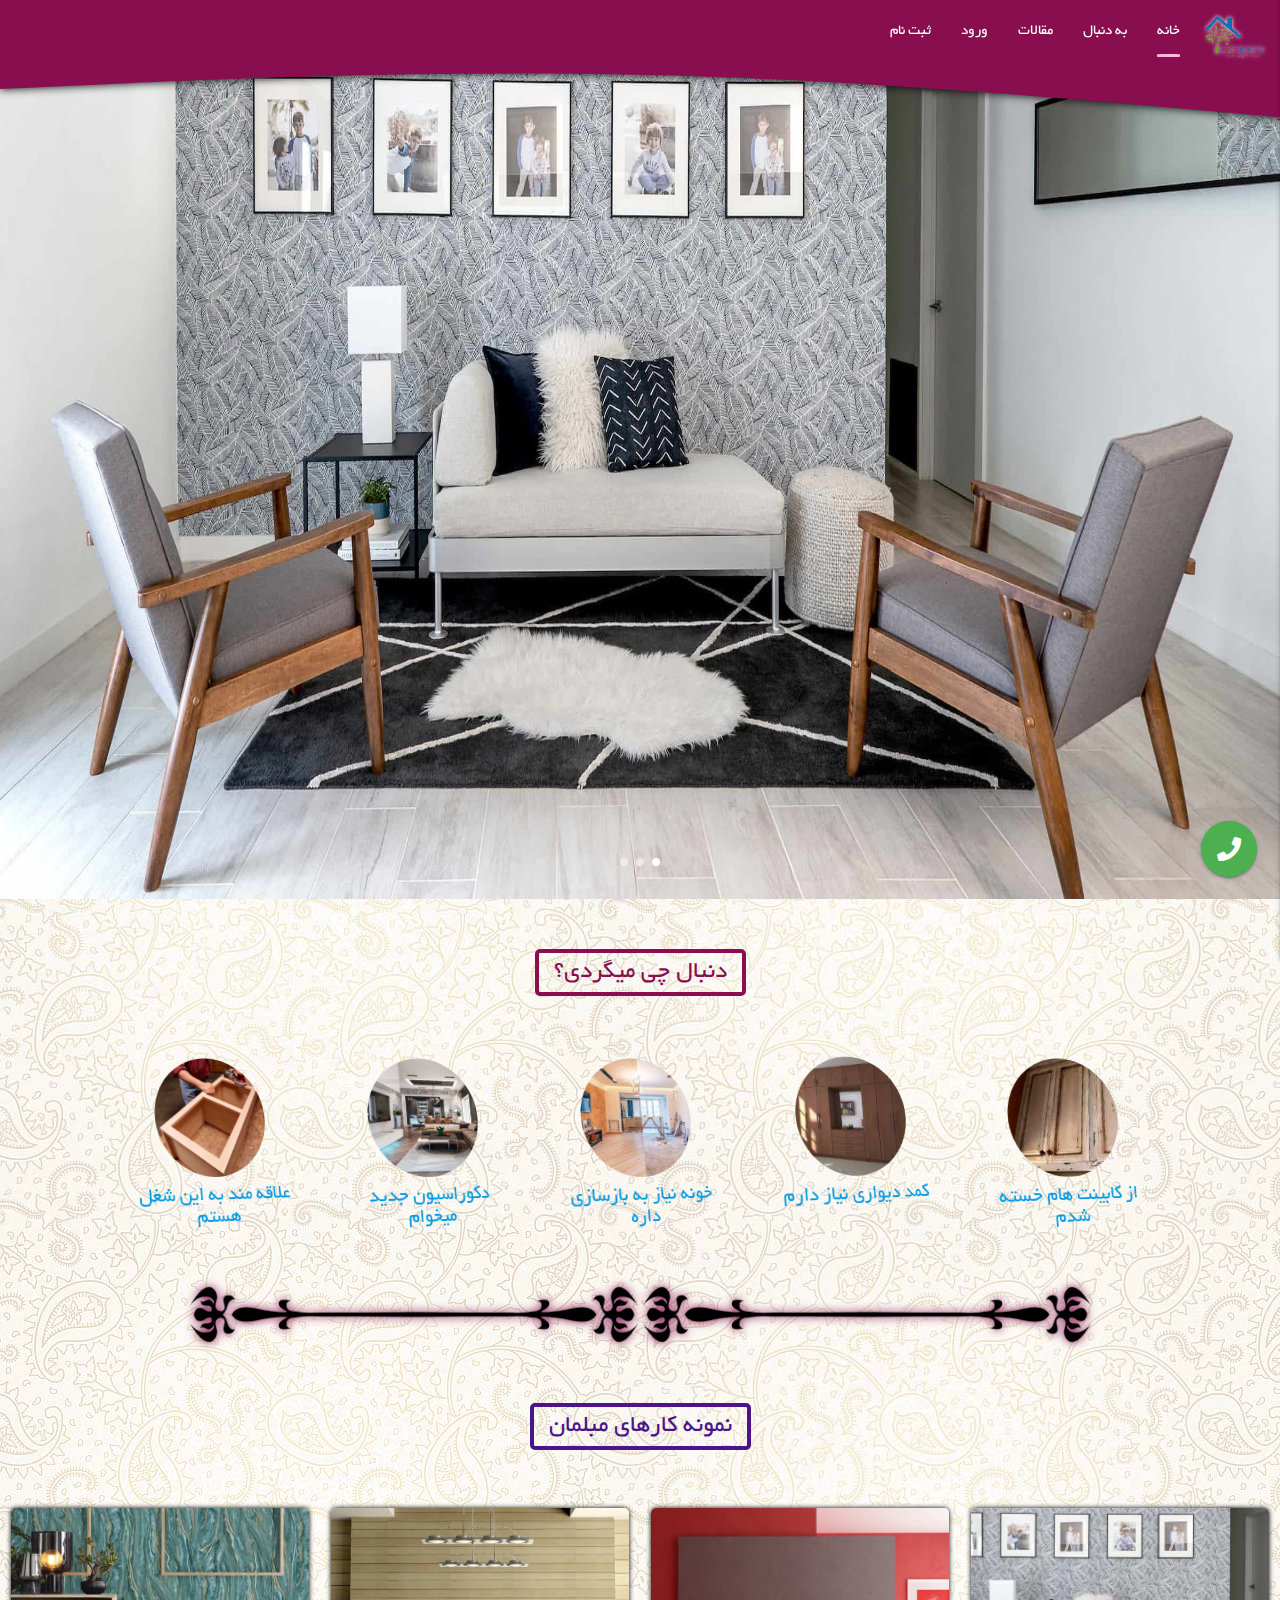
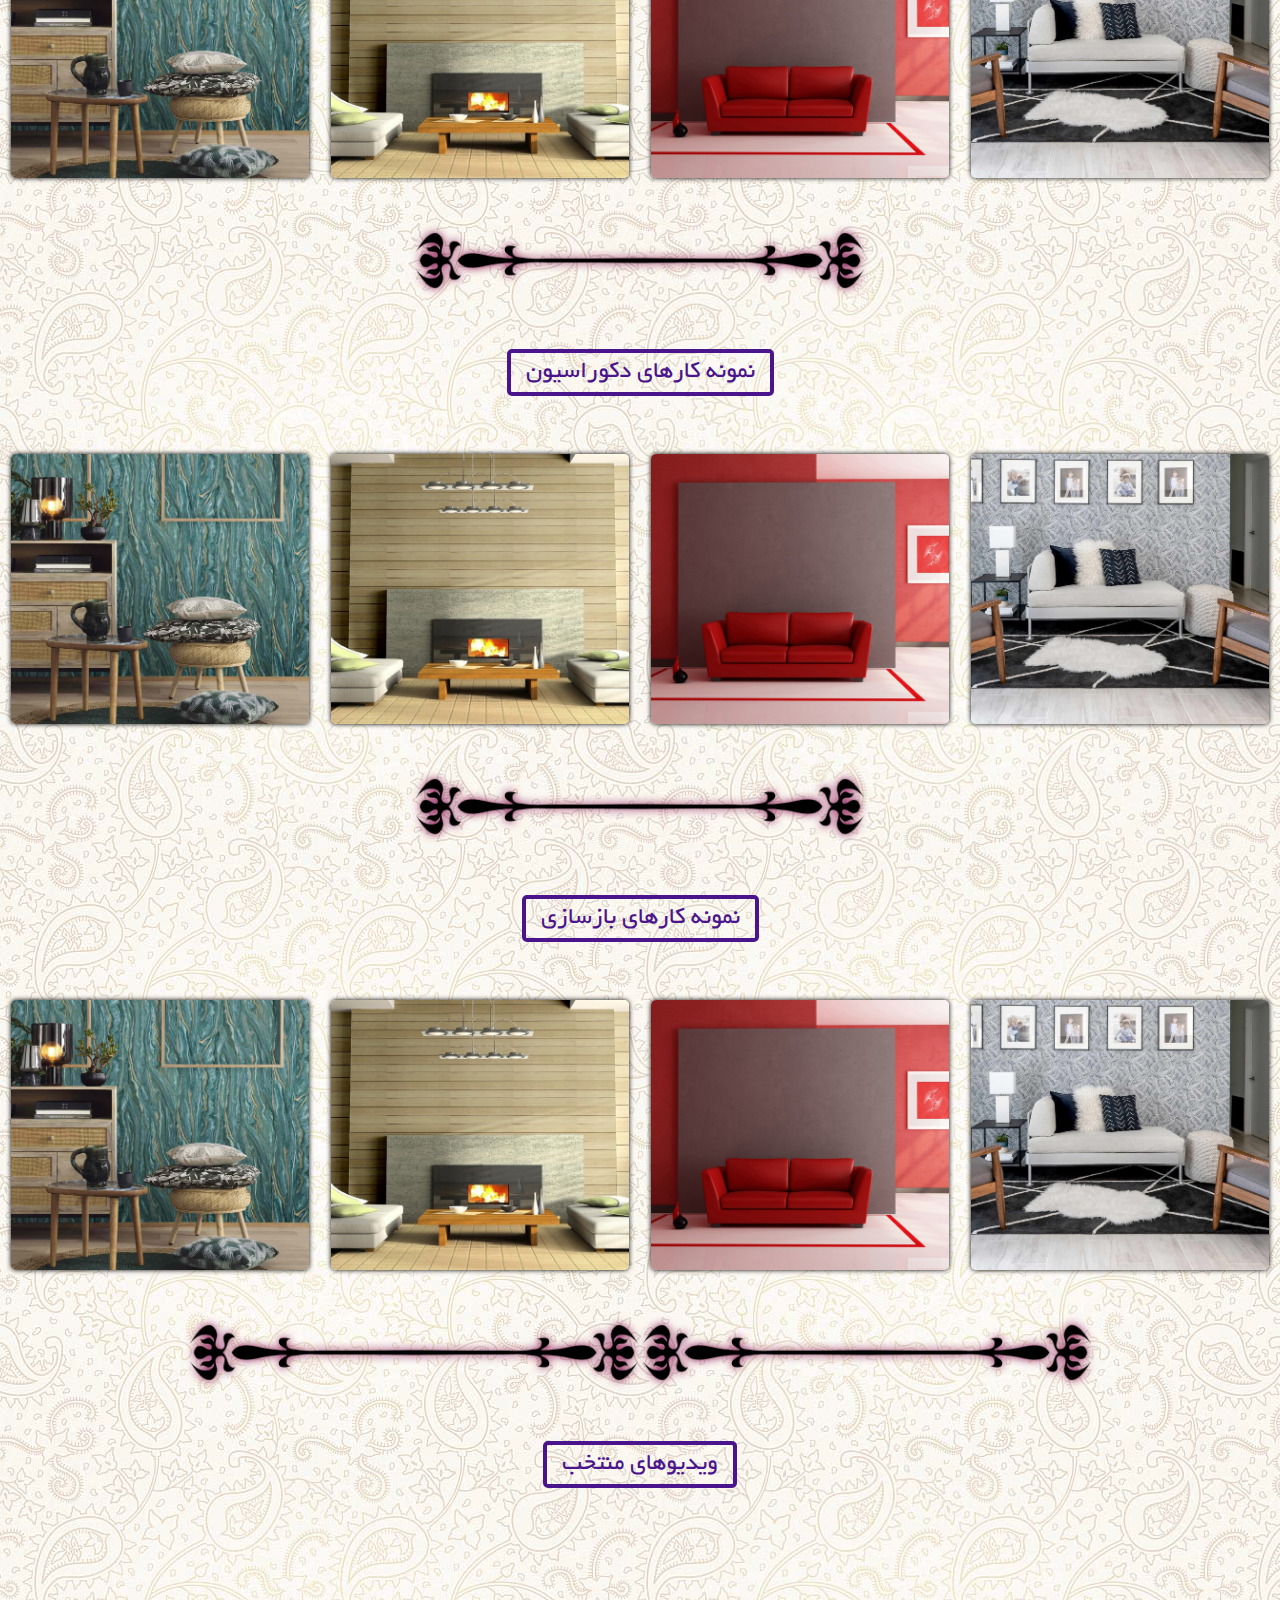
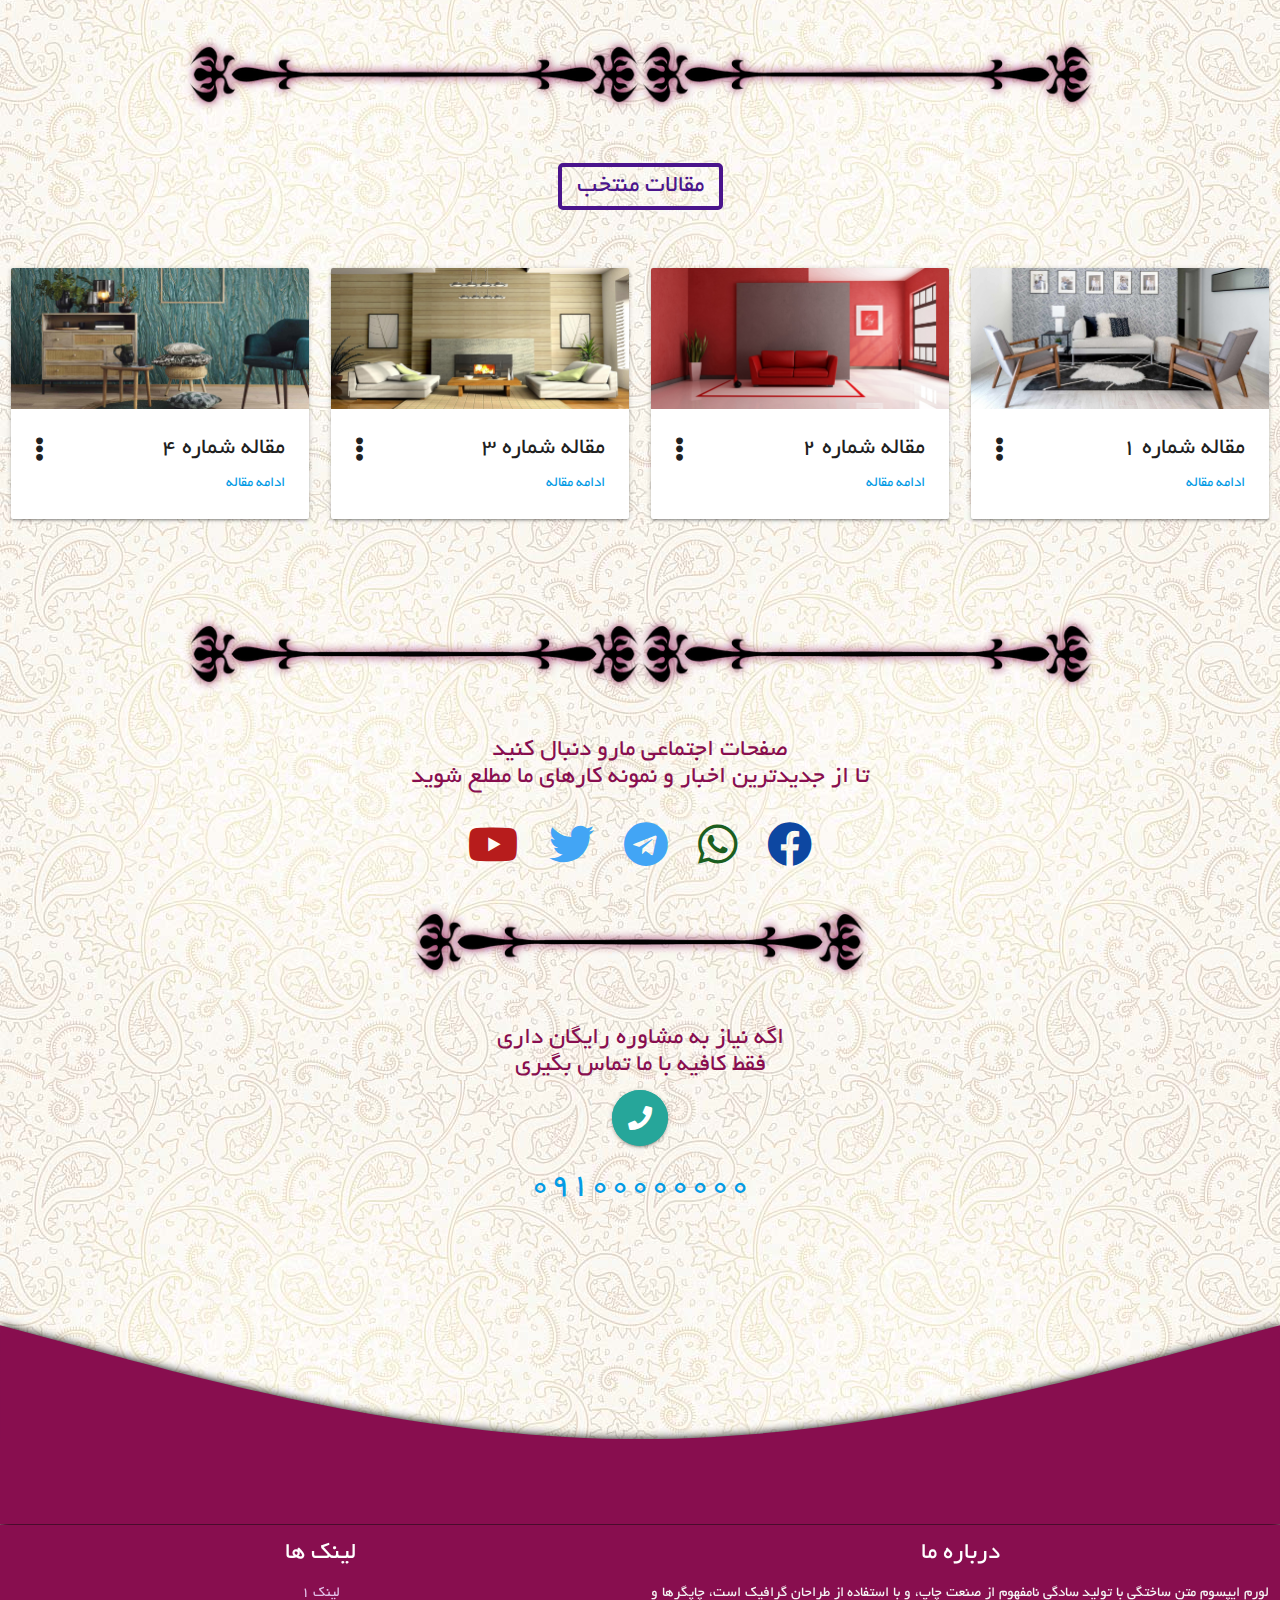
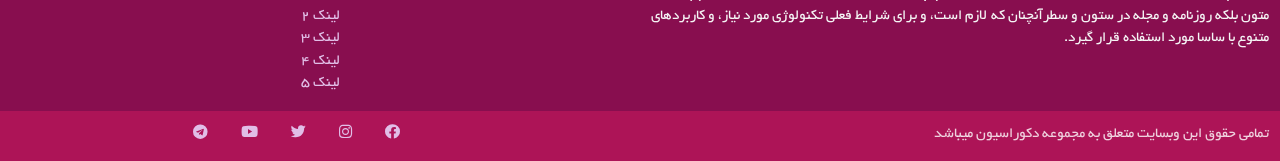
<file: index.html>
<!DOCTYPE html>
<html lang="en">
  <head>
    <meta charset="UTF-8">
    <meta http-equiv="X-UA-Compatible" content="IE=edge">
    <meta name="viewport" content="width=device-width, initial-scale=1.0">

    <!-- start meta tags for SEO -->

    <meta name="googlebot" content="noindex,nofollow">
    <meta name="description"
      content="توضیحات کلی در مورد وبسایت حاوی کلمات کلیدی... حدود 150 کارکتر" />
    <meta name="keywords" content="کلمات کلیدی با , از هم جدا بشن" />
    <link rel="canonical" href="https://raminmajidi.github.io/decoration-group/index.html" />

    <meta property="og:type" content="learning" />
    <meta property="og:title" content="گروه دکوراسیون" />
    <meta property="og:description"
      content="توضیحات کلی در مورد وبسایت حاوی کلمات کلیدی... حدود 150 کارکتر" />
    <meta property="og:image"content="https://raminmajidi.github.io/decoration-group/assets/images/logo3.png" />
    <meta property="og:url" content="https://raminmajidi.github.io/decoration-group/index.html" />

    <meta property="twitter:type" content="learning" />
    <meta property="twitter:title" content="گروه دکوراسیون" />
    <meta property="twitter:description"
      content="توضیحات کلی در مورد وبسایت حاوی کلمات کلیدی... حدود 150 کارکتر" />
    <meta property="twitter:image"
      content="https://raminmajidi.github.io/decoration-group/assets/images/logo3.png" />
    <!-- end meta tags for SEO -->

    <link rel="stylesheet" href="./assets/css/materialize.min.css">
    <link rel="stylesheet" href="./assets/css/materialize-rtl.css">
    <link rel="stylesheet" href="./assets/fontawesome/css/all.css">
    <link rel="stylesheet" href="./assets/css/style.css">
    <link rel="stylesheet" href="./assets/css/index.css">
    <title>گروه دکوراسیون</title>
  </head>
  <body dir="rtl">
    <!-- start header -->
    <header>
      <div class="navbar-fixed nav_container">
        <nav class="pink darken-4">
          <svg
            class="hide-on-small-only"
            id="nav_svg"
            viewBox="0 0 1440 320">
            <path
              fill="#880e4f "
              fill-opacity="1"
              d="M0,64L120,58.7C240,53,480,43,720,48C960,53,1200,75,1320,85.3L1440,96L1440,0L1320,0C1200,0,960,0,720,0C480,0,240,0,120,0L0,0Z"></path>
          </svg>
          <a href="#!" class="brand-logo">
            <img src="assets/images/logo3.png" alt>
          </a>

          <a href="#" data-target="mobile-demo" class="sidenav-trigger"><i
              class="fas fa-bars"></i></a>

          <ul class="navbar_ul right hide-on-med-and-down main_ul_navbar">
            <li class="tab"><a class="menu_links_desktop active"
                href="./index.html">خانه</a></li>
            <li class="tab"><a class="menu_links_desktop" href="./search.html">به
                دنبال</a></li>
            <li class="tab"><a class="menu_links_desktop" href="./article.html">مقالات</a></li>
            <li class="tab"><a class="menu_links_desktop" href="./login.html">ورود</a></li>
            <li class="tab"><a class="menu_links_desktop" href="./register.html">ثبت
                نام</a></li>
          </ul>

        </nav>
      </div>
      <ul class="sidenav main_ul_navbar" id="mobile-demo">
        <li class="tab"><a class="menu_item_list" href="./index.html">خانه</a></li>
        <li class="tab"><a class="menu_item_list" href="./search.html">به دنبال</a></li>
        <li class="tab"><a class="menu_item_list" href="./article.html">مقالات</a></li>
        <li class="tab"><a class="menu_item_list" href="./register.html">ثبت نام</a></li>
        <li class="tab"><a class="menu_item_list" href="./login.html">ورود</a>َ</li>
      </ul>
    </header>
    <!-- end header -->

    <!-- start main -->
    <main>
      <!-- start slider -->
      <div class="carousel carousel-slider top_carousel">
        <a href="#" class="carousel-item">
          <img class="hide-on-small-only"
            src="./assets/images/top_slider/banner1.jpg" alt="desktop_banner1">
          <img class="hide-on-med-and-up"
            src="./assets/images/top_slider/mobil_banner.jpg"
            alt="mobil_banner1">
        </a>
        <a href="#" class="carousel-item">
          <img class="hide-on-small-only"
            src="./assets/images/top_slider/banner2.jpg" alt="desktop_banner2">
          <img class="hide-on-med-and-up"
            src="./assets/images/top_slider/mobil_banner1.jpg"
            alt="mobil_banner2">
        </a>
        <a href="#" class="carousel-item">
          <img class="hide-on-small-only"
            src="./assets/images/top_slider/banner3.jpg" alt="desktop_banner3">
          <img class="hide-on-med-and-up"
            src="./assets/images/top_slider/mobil_banner2.jpg"
            alt="mobil_banner3">
        </a>
      </div>
      <!-- end slider -->

      <!-- start quick access menu  -->
      <section id="quick_access">
        <h5 class="pink-text text-darken-4 center-align mt_4">
          <span class="subtitle">دنبال چی میگردی؟</span>
        </h5>
        <div class="row quick_access_items w_100 mt_4">

          <div class="col l1 hide-on-med-and-down"></div>

          <div class="col s6 m3 l2 quick_item">
            <a href="#">
              <div class="image center-align">
                <img src="./assets/images/quick_access/01oldCabinet-min.jpg" alt>
              </div>
              <h2 class="center-align">از کابینت هام خسته شدم</h2>
            </a>
          </div>

          <div class="col s6 m3 l2 quick_item">
            <a href="#">
              <div class="image center-align">
                <img src="./assets/images/quick_access/02wallcoumod-min.jpg" alt>
              </div>
              <h2 class="center-align">کمد دیواری نیاز دارم</h2>
            </a>
          </div>

          <div class="col s12 m3 l2 quick_item">
            <a href="#">
              <div class="image center-align">
                <img src="./assets/images/quick_access/03rebuilding-min.jpg" alt>
              </div>
              <h2 class="center-align">خونه نیاز به بازسازی داره</h2>
            </a>
          </div>

          <div class="col s6 m3 l2 quick_item">
            <a href="#">
              <div class="image center-align">
                <img src="./assets/images/quick_access/04decor-min.jpg" alt>
              </div>
              <h2 class="center-align">دکوراسیون جدید میخوام</h2>
            </a>
          </div>

          <div class="col s6 m12 l2 quick_item">
            <a href="#">
              <div class="image center-align">
                <img src="./assets/images/quick_access/05learn-min.jpg" alt>
              </div>
              <h2 class="center-align">علاقه مند به این شغل هستم</h2>
            </a>
          </div>

          <div class="col l1 hide-on-med-and-down"></div>

        </div>

      </section>
      <!-- end quick access menu  -->

      <!-- start divider img -->
      <div class="devider center-align">
        <img src="./assets/images/devider.png" alt="divider">
        <img class="hide-on-med-and-down" src="./assets/images/devider.png"
          alt="divider">
      </div>
      <!-- end divider img -->

      <!-- start simple work1 -->
      <section>
        <h5 class="purple-text text-darken-4 center-align mt_4">
          <span class="subtitle2">نمونه کارهای مبلمان</span>
        </h5>
        <div class="row simple_items mt_4">

          <div class="col s12 m4 l3 simple_item ">
            <div class="image waves-effect waves-light">
              <img src="./assets/images/top_slider/banner1.jpg"
                alt="نمونه کار مبلمان">
            </div>
          </div>

          <div class="col s12 m4 l3 simple_item">
            <div class="image waves-effect waves-light">
              <img src="./assets/images/top_slider/banner2.jpg"
                alt="نمونه کار مبلمان">
            </div>
          </div>

          <div class="col s12 m4 l3 simple_item">
            <div class="image waves-effect waves-light">
              <img src="./assets/images/top_slider/banner3.jpg"
                alt="نمونه کار مبلمان">
            </div>
          </div>

          <div class="col s12 m4 l3 simple_item">
            <div class="image waves-effect waves-light">
              <img src="./assets/images/top_slider/banner4.jpg"
                alt="نمونه کار مبلمان">
            </div>
          </div>

        </div>
      </section>
      <!-- end simple work1 -->

      <!-- start divider img -->
      <div class="devider center-align">
        <img src="./assets/images/devider.png" alt="divider">
      </div>
      <!-- end divider img -->

      <!-- start simple work2 -->
      <section>
        <h5 class="purple-text text-darken-4 center-align mt_4">
          <span class="subtitle2">نمونه کارهای دکوراسیون</span>
        </h5>
        <div class="row simple_items mt_4">

          <div class="col s12 m4 l3 simple_item">
            <div class="image waves-effect waves-light">
              <img src="./assets/images/top_slider/banner1.jpg"
                alt="نمونه کار دکوراسیون">
            </div>
          </div>

          <div class="col s12 m4 l3 simple_item">
            <div class="image waves-effect waves-light">
              <img src="./assets/images/top_slider/banner2.jpg"
                alt="نمونه کار دکوراسیون">
            </div>
          </div>

          <div class="col s12 m4 l3 simple_item">
            <div class="image waves-effect waves-light">
              <img src="./assets/images/top_slider/banner3.jpg"
                alt="نمونه کار دکوراسیون">
            </div>
          </div>

          <div class="col s12 m4 l3 simple_item">
            <div class="image waves-effect waves-light">
              <img src="./assets/images/top_slider/banner4.jpg"
                alt="نمونه کار دکوراسیون">
            </div>
          </div>

        </div>
      </section>
      <!-- end simple work2 -->

      <!-- start divider img -->
      <div class="devider center-align">
        <img src="./assets/images/devider.png" alt="divider">
      </div>
      <!-- end divider img -->

      <!-- start simple work3 -->
      <section >
        <h5 class="purple-text text-darken-4 center-align mt_4">
          <span class="subtitle2">نمونه کارهای بازسازی</span>
        </h5>
        <div class="row simple_items mt_4">

          <div class="col s12 m4 l3 simple_item">
            <div class="image waves-effect waves-light">
              <img src="./assets/images/top_slider/banner1.jpg"
                alt="نمونه کار بازسازی">
            </div>
          </div>

          <div class="col s12 m4 l3 simple_item">
            <div class="image waves-effect waves-light">
              <img src="./assets/images/top_slider/banner2.jpg"
                alt="نمونه کار بازسازی">
            </div>
          </div>

          <div class="col s12 m4 l3 simple_item">
            <div class="image waves-effect waves-light">
              <img src="./assets/images/top_slider/banner3.jpg"
                alt="نمونه کار بازسازی">
            </div>
          </div>

          <div class="col s12 m4 l3 simple_item">
            <div class="image waves-effect waves-light">
              <img src="./assets/images/top_slider/banner4.jpg"
                alt="نمونه کار بازسازی">
            </div>
          </div>

        </div>
      </section>
      <!-- end simple work3 -->

      <!-- start divider img -->
      <div class="devider center-align">
        <img src="./assets/images/devider.png" alt="divider">
        <img class="hide-on-med-and-down" src="./assets/images/devider.png"
          alt="divider">
      </div>
      <!-- end divider img -->

      <!-- start simple video -->
      <section class="mb_6">
        <h5 class="purple-text text-darken-4 center-align mt_4">
          <span class="subtitle2">ویدیوهای منتخب</span>
        </h5>
        <div class="row simple_items mt_4 video_items">

          <div class="col s12 m4  simple_item ">
            <div class="video_item" id="56339084853"><script type="text/JavaScript"
                src="https://www.aparat.com/embed/n7LWl?data[rnddiv]=56339084853&data[responsive]=yes"></script>
            </div>
          </div>

          <div class="col s12 m4  simple_item ">
            <div class="video_item" id="80860815330"><script type="text/JavaScript"
                src="https://www.aparat.com/embed/nP0dx?data[rnddiv]=80860815330&data[responsive]=yes"></script>
            </div>
          </div>

          <div class="col s12 m4  simple_item ">
            <div class="video_item" id="64110791286"><script type="text/JavaScript"
                src="https://www.aparat.com/embed/JF716?data[rnddiv]=64110791286&data[responsive]=yes"></script>
            </div>
          </div>

        </div>
      </section>
      <!-- end simple video -->

      <!-- start divider img -->
      <div class="devider center-align">
        <img src="./assets/images/devider.png" alt="divider">
        <img class="hide-on-med-and-down" src="./assets/images/devider.png"
          alt="divider">
      </div>
      <!-- end divider img -->

      <!-- start simple articale -->
      <section class="mb_6 h_100">
        <h5 class="purple-text text-darken-4 center-align mt_4">
          <span class="subtitle2">مقالات منتخب</span>
        </h5>
        <div class="row simple_items mt_4">

          <div class="col s12 m4 l3  simple_item2">
            <div class="card">
              <div class="card-image waves-effect waves-block waves-light">
                <img class="activator"
                  src="./assets/images/top_slider/banner1.jpg">
              </div>
              <div class="card-content">
                <span class="card-title activator grey-text text-darken-4">مقاله
                  شماره 1<i class="fas fa-ellipsis-v left"></i></span>
                <p><a href="./article.html">ادامه مقاله</a></p>
              </div>
              <div class="card-reveal">
                <span class="card-title grey-text text-darken-4">مقاله شماره 1<i
                    class="fas fa-times left"></i></span>
                <p>لورم ایپسوم متن ساختگی با تولید سادگی نامفهوم از صنعت چاپ، و
                  با استفاده از طراحان گرافیک است، چاپگرها و متون بلکه روزنامه و
                  مجله در ستون و سطرآنچنان که لازم است، و برای شرایط فعلی
                  تکنولوژی مورد نیاز، و کاربردهای متنوع با هدف بهبود ابزارهای
                  کاربردی می باشد،</p>
              </div>
            </div>
          </div>

          <div class="col s12 m4 l3  simple_item2">
            <div class="card">
              <div class="card-image waves-effect waves-block waves-light">
                <img class="activator"
                  src="./assets/images/top_slider/banner2.jpg">
              </div>
              <div class="card-content">
                <span class="card-title activator grey-text text-darken-4">مقاله
                  شماره 2<i class="fas fa-ellipsis-v left"></i></span>
                <p><a href="./article.html">ادامه مقاله</a></p>
              </div>
              <div class="card-reveal">
                <span class="card-title grey-text text-darken-4">مقاله شماره 2<i
                    class="fas fa-times left"></i></span>
                <p>لورم ایپسوم متن ساختگی با تولید سادگی نامفهوم از صنعت چاپ، و
                  با استفاده از طراحان گرافیک است، چاپگرها و متون بلکه روزنامه و
                  مجله در ستون و سطرآنچنان که لازم است، و برای شرایط فعلی
                  تکنولوژی مورد نیاز، و کاربردهای متنوع با هدف بهبود ابزارهای
                  کاربردی می باشد،</p>
              </div>
            </div>
          </div>

          <div class="col s12 m4 l3  simple_item2">
            <div class="card">
              <div class="card-image waves-effect waves-block waves-light">
                <img class="activator"
                  src="./assets/images/top_slider/banner3.jpg">
              </div>
              <div class="card-content">
                <span class="card-title activator grey-text text-darken-4">مقاله
                  شماره 3<i class="fas fa-ellipsis-v left"></i></span>
                <p><a href="./article.html">ادامه مقاله</a></p>
              </div>
              <div class="card-reveal">
                <span class="card-title grey-text text-darken-4">مقاله شماره 3<i
                    class="fas fa-times left"></i></span>
                <p>لورم ایپسوم متن ساختگی با تولید سادگی نامفهوم از صنعت چاپ، و
                  با استفاده از طراحان گرافیک است، چاپگرها و متون بلکه روزنامه و
                  مجله در ستون و سطرآنچنان که لازم است، و برای شرایط فعلی
                  تکنولوژی مورد نیاز، و کاربردهای متنوع با هدف بهبود ابزارهای
                  کاربردی می باشد،</p>
              </div>
            </div>
          </div>

          <div class="col s12 m4 l3  simple_item2">
            <div class="card">
              <div class="card-image waves-effect waves-block waves-light">
                <img class="activator"
                  src="./assets/images/top_slider/banner4.jpg">
              </div>
              <div class="card-content">
                <span class="card-title activator grey-text text-darken-4">مقاله
                  شماره 4<i class="fas fa-ellipsis-v left"></i></span>
                <p><a href="./article.html">ادامه مقاله</a></p>
              </div>
              <div class="card-reveal">
                <span class="card-title grey-text text-darken-4">مقاله شماره 4<i
                    class="fas fa-times left"></i></span>
                <p>لورم ایپسوم متن ساختگی با تولید سادگی نامفهوم از صنعت چاپ، و
                  با استفاده از طراحان گرافیک است، چاپگرها و متون بلکه روزنامه و
                  مجله در ستون و سطرآنچنان که لازم است، و برای شرایط فعلی
                  تکنولوژی مورد نیاز، و کاربردهای متنوع با هدف بهبود ابزارهای
                  کاربردی می باشد،</p>
              </div>
            </div>
          </div>

        </div>
      </section>
      <!-- end simple articale -->

      <!-- start divider img -->
      <div class="devider center-align">
        <img src="./assets/images/devider.png" alt="divider">
        <img class="hide-on-med-and-down" src="./assets/images/devider.png"
          alt="divider">
      </div>
      <!-- end divider img -->

      <!-- start social media -->
      <section id="contact">
        <h5 class="center-align pink-text text-darken-4 ">
          <span>صفحات اجتماعی مارو دنبال کنید</span>
          <br>
          <span>تا از جدیدترین اخبار و نمونه کارهای ما مطلع شوید</span>
        </h5>
        <div class="d_flex_center my_2 social_items_icon">
          <a href="#" title="فیسبوک"
            class="mx_1 fab fa-facebook fa-3x blue-text text-darken-4"></a>
          <a href="#" title="واتس اپ"
            class="mx_1 fab fa-whatsapp fa-3x green-text text-darken-4"></a>
          <a href="#" title="تلگرام"
            class="mx_1 fab fa-telegram fa-3x blue-text text-lighten-1"></a>
          <a href="#" title="تویتر"
            class="mx_1 fab fa-twitter fa-3x blue-text text-lighten-1"></a>
          <a href="#" title="یوتیوب"
            class="mx_1 fab fa-youtube fa-3x red-text text-darken-4"></a>
        </div>

      </section>
      <!-- end social media -->

      <!-- start divider img -->
      <div class="devider center-align">
        <img src="./assets/images/devider.png" alt="divider">
      </div>
      <!-- end divider img -->

      <!-- start contact me -->
      <section class="h_100">
        <h5 class="center-align pink-text text-darken-4">
          <span>اگه نیاز به مشاوره رایگان داری</span>
          <br>
          <span>فقط کافیه با ما تماس بگیری</span>
        </h5>
        <div class="center-align">
          <a title="تماس با ما" href="tel:+98910000000"
            class="btn-floating pulse btn-large">
            <i class="fas fa-phone"></i>
          </a>
          <h4 class="center-align pink-text text-darken-2">
            <a title="تماس با ما" href="tel:+98910000000">09100000000</a>
          </h4>
        </div>
      </section>
      <!-- end contact me -->

    </main>
    <!-- end main -->

    <!-- start footer -->
    <footer class="page-footer">

      <svg
        id="footer_svg"
        viewBox="0 0 1440 320">
        <path
          fill="#880e4f "
          fill-opacity="1"
          d="M0,96L120,128C240,160,480,224,720,224C960,224,1200,160,1320,128L1440,96L1440,320L1320,320C1200,320,960,320,720,320C480,320,240,320,120,320L0,320Z"></path>
      </svg>

      <div class="w_100 pink darken-4">
        <div class="row">

          <div class="col s12 l6">
            <h5 class="white-text center-align">
              درباره ما
            </h5>
            <p class="grey-text text-lighten-4 text_justify">
              لورم ایپسوم متن ساختگی با تولید سادگی نامفهوم از صنعت چاپ، و با
              استفاده از طراحان گرافیک است، چاپگرها و متون بلکه روزنامه و مجله
              در ستون و سطرآنچنان که لازم است، و برای شرایط فعلی تکنولوژی مورد
              نیاز، و کاربردهای متنوع با ساسا مورد استفاده قرار گیرد.
            </p>
          </div>

          <div class="col s12 l6">
            <h5 class="white-text center-align">
              لینک ها
            </h5>
            <ul>
              <li class="center-align">
                <a href="#" class="purple-text text-lighten-4 hoverable">لینک 1</a>
              </li>
              <li class="center-align">
                <a href="#" class="purple-text text-lighten-4 hoverable">لینک 2</a>
              </li>
              <li class="center-align">
                <a href="#" class="purple-text text-lighten-4 hoverable">لینک 3</a>
              </li>
              <li class="center-align">
                <a href="#" class="purple-text text-lighten-4 hoverable">لینک 4</a>
              </li>
              <li class="center-align">
                <a href="#" class="purple-text text-lighten-4 hoverable">لینک 5</a>
              </li>
            </ul>
          </div>

        </div>
      </div>

      <div class="w_100 pink darken-3 row footer-copyright">
        <div class="col s12 l8">
          تمامی حقوق این وبسایت متعلق به مجموعه دکوراسیون میباشد
        </div>
        <div class="col s12 l4">
          <a href="#" class="mx_1 fab fa-facebook purple-text text-lighten-4"></a>
          <a href="#" class="mx_1 fab fa-instagram purple-text text-lighten-4"></a>
          <a href="#" class="mx_1 fab fa-twitter purple-text text-lighten-4"></a>
          <a href="#" class="mx_1 fab fa-youtube purple-text text-lighten-4"></a>
          <a href="#" class="mx_1 fab fa-telegram purple-text text-lighten-4"></a>
        </div>
      </div>
    </footer>
    <!-- end footer -->

    <!-- floating button social media start -->
    <div class="fixed-action-btn">
      <a class="btn-floating btn-large green pulse">
        <i class="large fas fa-phone"></i>
      </a>
      <ul>
        <li>
          <a href="#" title="اینستاگرام" class="btn-floating purple">
            <i class="fab fa-instagram"></i>
          </a>
        </li>
        <li>
          <a href="#" title="تلگرام" class="btn-floating blue lighten-2">
            <i class="fab fa-telegram"></i>
          </a>
        </li>
        <li>
          <a href="#" title="تویتر" class="btn-floating cyan">
            <i class="fab fa-twitter"></i>
          </a>
        </li>
        <li>
          <a href="#" title="فیسبوک" class="btn-floating blue">
            <i class="fab fa-facebook"></i>
          </a>
        </li>
        <li>
          <a href="#" title="یوتیوب" class="btn-floating red">
            <i class="fab fa-youtube"></i>
          </a>
        </li>
      </ul>
    </div>
    <!-- floating button social media end -->

    <!-- gallery section start -->
    <section id="gallery_section">
      <i id="close_gallery_section" class="fas fa-times fa-2x red-text"></i>

      <div class="gallery_content">
        <div class="carousel gallery_div h_100">
          <a class="carousel-item" href="#one!"><img
              src="./assets/images/top_slider/banner1.jpg"></a>
          <a class="carousel-item" href="#two!"><img
              src="./assets/images/top_slider/banner2.jpg"></a>
          <a class="carousel-item" href="#three!"><img
              src="./assets/images/top_slider/banner3.jpg"></a>
          <a class="carousel-item" href="#four!"><img
              src="./assets/images/top_slider/banner4.jpg"></a>
        </div>
      </div>

    </section>
    <!-- gallery section end -->

    <script src="./assets/js/materialize.min.js"></script>
    <script src="./assets/js/app.js"></script>
  </body>
</html>
</file>
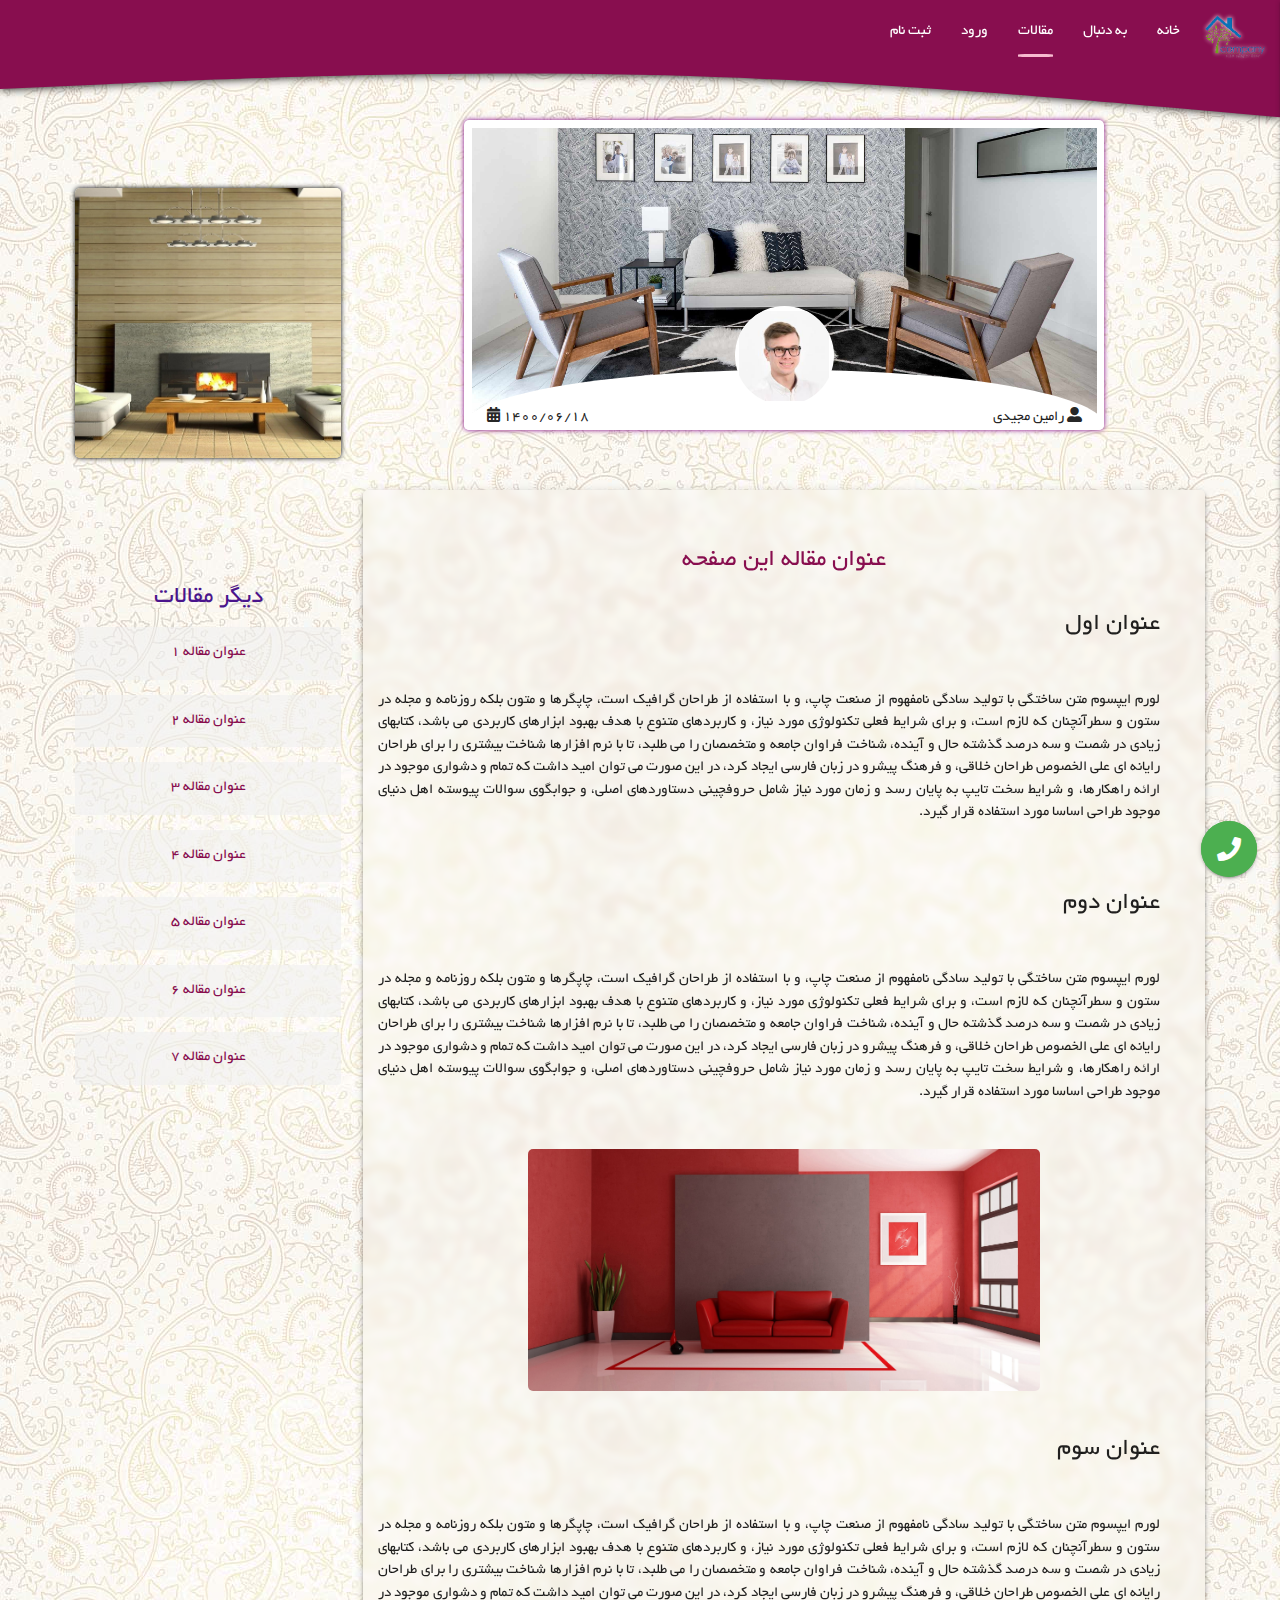
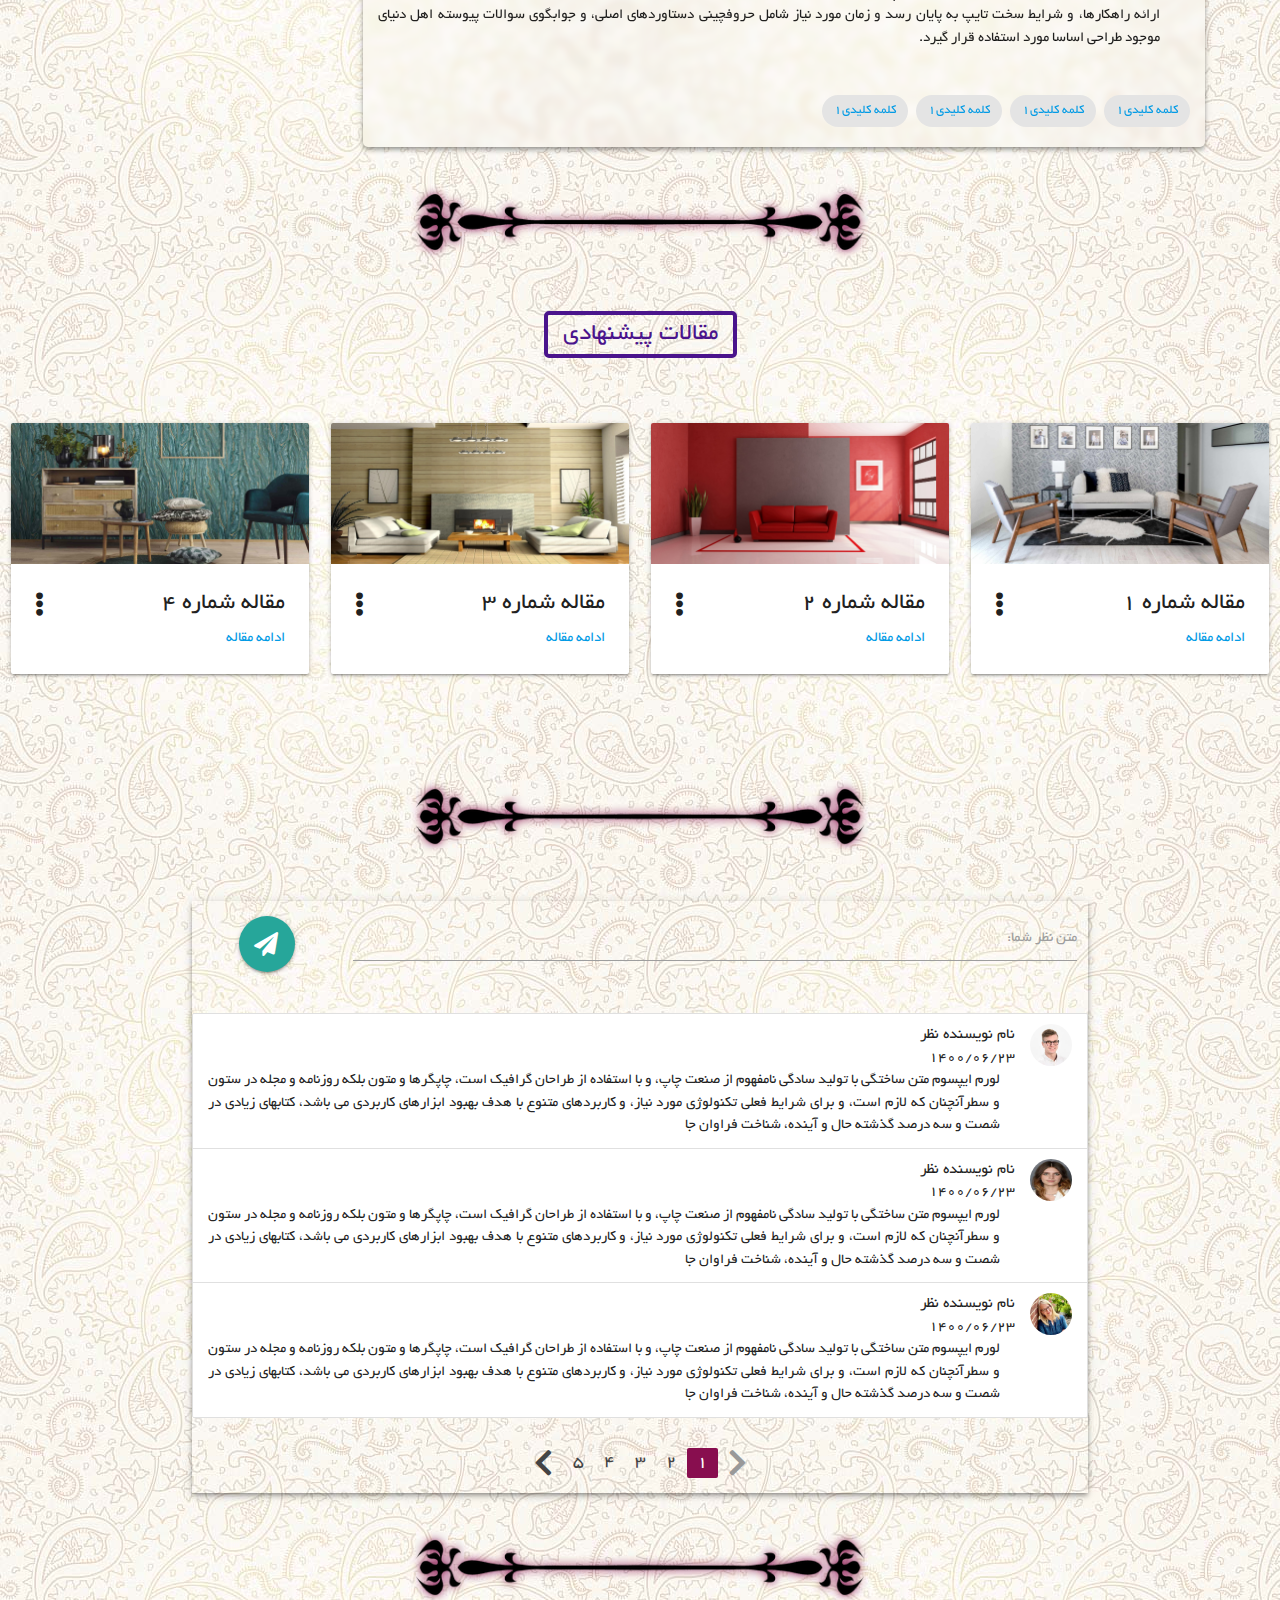
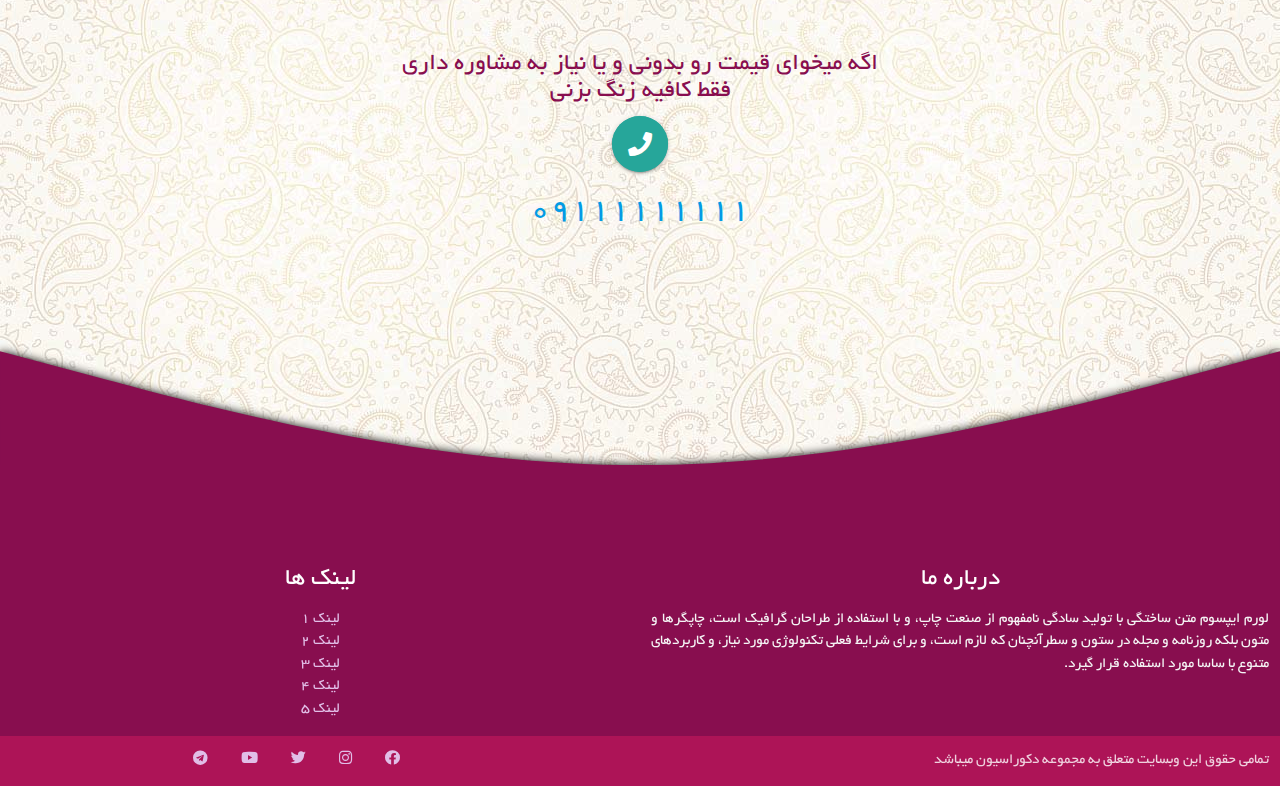
<file: article.html>
<!DOCTYPE html>
<html lang="en">
    <head>
        <meta charset="UTF-8">
        <meta http-equiv="X-UA-Compatible" content="IE=edge">
        <meta name="viewport" content="width=device-width, initial-scale=1.0">
        <link rel="stylesheet" href="./assets/css/materialize.min.css">
        <link rel="stylesheet" href="./assets/css/materialize-rtl.css">
        <link rel="stylesheet" href="./assets/fontawesome/css/all.css">
        <link rel="stylesheet" href="./assets/css/style.css">
        <link rel="stylesheet" href="./assets/css/article.css">
        <title>گروه دکوراسیون</title>
    </head>
    <body dir="rtl">
        <!-- start header -->
        <header>
            <div class="navbar-fixed nav_container">
                <nav class="pink darken-4">
                    <svg
                        class="hide-on-small-only"
                        id="nav_svg"
                        viewBox="0 0 1440 320">
                        <path
                            fill="#880e4f "
                            fill-opacity="1"
                            d="M0,64L120,58.7C240,53,480,43,720,48C960,53,1200,75,1320,85.3L1440,96L1440,0L1320,0C1200,0,960,0,720,0C480,0,240,0,120,0L0,0Z"></path>
                    </svg>
                    <a href="#!" class="brand-logo">
                        <img src="assets/images/logo3.png" alt>
                    </a>

                    <a href="#" data-target="mobile-demo"
                        class="sidenav-trigger"><i
                            class="fas fa-bars"></i></a>

                    <ul
                        class="navbar_ul right hide-on-med-and-down main_ul_navbar">
                        <li class="tab"><a class="menu_links_desktop "
                                href="./index.html">خانه</a></li>
                        <li class="tab"><a class="menu_links_desktop"
                                href="./search.html">به دنبال</a></li>
                        <li class="tab"><a class="menu_links_desktop active"
                                href="./article.html">مقالات</a></li>
                        <li class="tab"><a class="menu_links_desktop"
                                href="./login.html">ورود</a></li>
                        <li class="tab"><a class="menu_links_desktop"
                                href="./register.html">ثبت نام</a></li>
                    </ul>

                </nav>
            </div>
            <ul class="sidenav main_ul_navbar" id="mobile-demo">
                <li class="tab"><a class="menu_item_list" href="./index.html">خانه</a></li>
                <li class="tab"><a class="menu_item_list" href="./search.html">به
                        دنبال</a></li>
                <li class="tab"><a class="menu_item_list" href="./article.html">مقالات</a></li>
                <li class="tab"><a class="menu_item_list" href="./register.html">ثبت
                        نام</a></li>
                <li class="tab"><a class="menu_item_list" href="./login.html">ورود</a>َ</li>
            </ul>
        </header>
        <!-- end header -->

        <!-- start main -->
        <main class>
            <div class="row article_container mt_8">

                <div class="col s12 m8 l9 content_article">

                    <div class="top_content d_flex_center">
                        <div class="top_image position_relative">
                            <img class="w_100"
                                src="./assets/images/top_slider/banner1.jpg"
                                alt="مقاله شماره 1">

                            <div class="main_svg">
                                <svg data-name="Layer 1" viewBox="0 0 1200 120"
                                    preserveAspectRatio="none">
                                    <path
                                        d="M0,0V7.23C0,65.52,268.63,112.77,600,112.77S1200,65.52,1200,7.23V0Z"
                                        class="shape-fill"></path>
                                </svg>
                            </div>

                            <div class="back_avatar_image">
                                <div class="avatar_image">
                                    <img class="w_100"
                                        src="./assets/images/user(1).jpg"
                                        alt="رامین مجیدی">
                                </div>
                            </div>

                            <div
                                class="article_info center-align d_flex_between px_1">
                                <span>
                                    <i class="fas fa-user-alt"></i>
                                    رامین مجیدی
                                </span>
                                <span>
                                    1400/06/18
                                    <i class="fas fa-calendar-alt"></i>
                                </span>
                            </div>
                        </div>
                    </div>

                    <div class="article_main_text mt_4 z-depth-2">
                        <h1
                            class="center-align pink-text text-darken-4 flow-text">عنوان
                            مقاله این صفحه</h1>
                        <h2 class="flow-text px_2">عنوان اول</h2>
                        <p class="text_justify px_2">
                            لورم ایپسوم متن ساختگی با تولید سادگی نامفهوم از
                            صنعت چاپ، و با استفاده از طراحان گرافیک است، چاپگرها
                            و متون بلکه روزنامه و مجله در ستون و سطرآنچنان که
                            لازم است، و برای شرایط فعلی تکنولوژی مورد نیاز، و
                            کاربردهای متنوع با هدف بهبود ابزارهای کاربردی می
                            باشد، کتابهای زیادی در شصت و سه درصد گذشته حال و
                            آینده، شناخت فراوان جامعه و متخصصان را می طلبد، تا
                            با نرم افزارها شناخت بیشتری را برای طراحان رایانه ای
                            علی الخصوص طراحان خلاقی، و فرهنگ پیشرو در زبان فارسی
                            ایجاد کرد، در این صورت می توان امید داشت که تمام و
                            دشواری موجود در ارائه راهکارها، و شرایط سخت تایپ به
                            پایان رسد و زمان مورد نیاز شامل حروفچینی دستاوردهای
                            اصلی، و جوابگوی سوالات پیوسته اهل دنیای موجود طراحی
                            اساسا مورد استفاده قرار گیرد.
                        </p>
                        <h2 class="flow-text px_2">عنوان دوم</h2>
                        <p class="text_justify px_2">
                            لورم ایپسوم متن ساختگی با تولید سادگی نامفهوم از
                            صنعت چاپ، و با استفاده از طراحان گرافیک است، چاپگرها
                            و متون بلکه روزنامه و مجله در ستون و سطرآنچنان که
                            لازم است، و برای شرایط فعلی تکنولوژی مورد نیاز، و
                            کاربردهای متنوع با هدف بهبود ابزارهای کاربردی می
                            باشد، کتابهای زیادی در شصت و سه درصد گذشته حال و
                            آینده، شناخت فراوان جامعه و متخصصان را می طلبد، تا
                            با نرم افزارها شناخت بیشتری را برای طراحان رایانه ای
                            علی الخصوص طراحان خلاقی، و فرهنگ پیشرو در زبان فارسی
                            ایجاد کرد، در این صورت می توان امید داشت که تمام و
                            دشواری موجود در ارائه راهکارها، و شرایط سخت تایپ به
                            پایان رسد و زمان مورد نیاز شامل حروفچینی دستاوردهای
                            اصلی، و جوابگوی سوالات پیوسته اهل دنیای موجود طراحی
                            اساسا مورد استفاده قرار گیرد.
                        </p>

                        <img src="./assets/images/top_slider/banner2.jpg"
                            alt="تصویر تست">

                        <h2 class="flow-text px_2">عنوان سوم</h2>
                        <p class="text_justify px_2">
                            لورم ایپسوم متن ساختگی با تولید سادگی نامفهوم از
                            صنعت چاپ، و با استفاده از طراحان گرافیک است، چاپگرها
                            و متون بلکه روزنامه و مجله در ستون و سطرآنچنان که
                            لازم است، و برای شرایط فعلی تکنولوژی مورد نیاز، و
                            کاربردهای متنوع با هدف بهبود ابزارهای کاربردی می
                            باشد، کتابهای زیادی در شصت و سه درصد گذشته حال و
                            آینده، شناخت فراوان جامعه و متخصصان را می طلبد، تا
                            با نرم افزارها شناخت بیشتری را برای طراحان رایانه ای
                            علی الخصوص طراحان خلاقی، و فرهنگ پیشرو در زبان فارسی
                            ایجاد کرد، در این صورت می توان امید داشت که تمام و
                            دشواری موجود در ارائه راهکارها، و شرایط سخت تایپ به
                            پایان رسد و زمان مورد نیاز شامل حروفچینی دستاوردهای
                            اصلی، و جوابگوی سوالات پیوسته اهل دنیای موجود طراحی
                            اساسا مورد استفاده قرار گیرد.
                        </p>

                        <div class="tags">
                            <div class="chip">
                                <a href="#">
                                    کلمه کلیدی1
                                </a>
                            </div>
                            <div class="chip">
                                <a href="#">
                                    کلمه کلیدی1
                                </a>
                            </div> <div class="chip">
                                <a href="#">
                                    کلمه کلیدی1
                                </a>
                            </div> <div class="chip">
                                <a href="#">
                                    کلمه کلیدی1
                                </a>
                            </div>
                        </div>
                    </div>

                </div>

                <div class="col s12 m4 l3 sidebar_article">

                    <div class="row simple_items mt_4">
                        <div class="col s12 simple_item">
                            <div class="image waves-effect wave-light">
                                <img
                                    src="./assets/images/top_slider/banner3.jpg"
                                    alt="نمونه کار کابینت">
                            </div>
                        </div>
                    </div>

                    <h5 class="purple-text text-darken-4 center-align mt_8">دیگر
                        مقالات</h5>

                    <ul class="center-align">
                        <li class="center-align my_1 py_1 other_article_items">
                            <a class="pink-text text-darken-4"
                                href="article.html">عنوان مقاله 1</a>
                        </li>
                    </ul>

                    <ul class="center-align">
                        <li class="center-align my_1 py_1 other_article_items">
                            <a class="pink-text text-darken-4"
                                href="article.html">عنوان مقاله 2</a>
                        </li>
                    </ul>

                    <ul class="center-align">
                        <li class="center-align my_1 py_1 other_article_items">
                            <a class="pink-text text-darken-4"
                                href="article.html">عنوان مقاله 3</a>
                        </li>
                    </ul>

                    <ul class="center-align">
                        <li class="center-align my_1 py_1 other_article_items">
                            <a class="pink-text text-darken-4"
                                href="article.html">عنوان مقاله 4</a>
                        </li>
                    </ul>

                    <ul class="center-align">
                        <li class="center-align my_1 py_1 other_article_items">
                            <a class="pink-text text-darken-4"
                                href="article.html">عنوان مقاله 5</a>
                        </li>
                    </ul>

                    <ul class="center-align">
                        <li class="center-align my_1 py_1 other_article_items">
                            <a class="pink-text text-darken-4"
                                href="article.html">عنوان مقاله 6</a>
                        </li>
                    </ul>

                    <ul class="center-align">
                        <li class="center-align my_1 py_1 other_article_items">
                            <a class="pink-text text-darken-4"
                                href="article.html">عنوان مقاله 7</a>
                        </li>
                    </ul>

                </div>

            </div>

            <div class="devider center-align">
                <img src="./assets/images/devider.png" alt="divider">
            </div>

            <!-- simple articles start -->
            <div id="simple_work4 " class="mb_6">
                <h5 class="purple-text text-darken-4 center-align mt_4">
                    <span class="subtitle2">مقالات پیشنهادی</span>
                </h5>

                <div class="row simple_items  mt_4">

                    <div class="col s12 m4 l3 simple_item h_100">

                        <div class="card">

                            <div
                                class="card-image waves-effect waves-block waves-light">
                                <img class="activator"
                                    src="./assets/images/top_slider/banner1.jpg">
                            </div>

                            <div class="card-content">
                                <span
                                    class="card-title activator grey-text text-darken-4">
                                    مقاله شماره 1
                                    <i class="fas fa-ellipsis-v left"></i>
                                </span>
                                <p><a href="#">ادامه مقاله</a></p>
                            </div>

                            <div class="card-reveal">
                                <span class="card-title grey-text text-darken-4">
                                    مقاله شماره 1
                                    <i class="fas fa-times left"></i>
                                </span>
                                <p>خلاصه ای از مقاله مربوط به این قسمت از پروزه
                                    خدمات دکوراسیون و کابینت</p>
                            </div>

                        </div>
                    </div>

                    <div class="col s12 m4 l3 simple_item h_100">

                        <div class="card">

                            <div
                                class="card-image waves-effect waves-block waves-light">
                                <img class="activator"
                                    src="./assets/images/top_slider/banner2.jpg">
                            </div>

                            <div class="card-content">
                                <span
                                    class="card-title activator grey-text text-darken-4">
                                    مقاله شماره 2
                                    <i class="fas fa-ellipsis-v left"></i>
                                </span>
                                <p><a href="#">ادامه مقاله</a></p>
                            </div>

                            <div class="card-reveal">
                                <span class="card-title grey-text text-darken-4">
                                    مقاله شماره 2
                                    <i class="fas fa-times left"></i>
                                </span>
                                <p>خلاصه ای از مقاله مربوط به این قسمت از پروزه
                                    خدمات دکوراسیون و کابینت</p>
                            </div>

                        </div>
                    </div>

                    <div class="col s12 m4 l3 simple_item h_100">

                        <div class="card">

                            <div
                                class="card-image waves-effect waves-block waves-light">
                                <img class="activator"
                                    src="./assets/images/top_slider/banner3.jpg">
                            </div>

                            <div class="card-content">
                                <span
                                    class="card-title activator grey-text text-darken-4">
                                    مقاله شماره 3
                                    <i class="fas fa-ellipsis-v left"></i>
                                </span>
                                <p><a href="#">ادامه مقاله</a></p>
                            </div>

                            <div class="card-reveal">
                                <span class="card-title grey-text text-darken-4">
                                    مقاله شماره 3
                                    <i class="fas fa-times left"></i>
                                </span>
                                <p>خلاصه ای از مقاله مربوط به این قسمت از پروزه
                                    خدمات دکوراسیون و کابینت</p>
                            </div>

                        </div>
                    </div>

                    <div class="col s12 m4 l3 simple_item h_100">

                        <div class="card">

                            <div
                                class="card-image waves-effect waves-block waves-light">
                                <img class="activator"
                                    src="./assets/images/top_slider/banner4.jpg">
                            </div>

                            <div class="card-content">
                                <span
                                    class="card-title activator grey-text text-darken-4">
                                    مقاله شماره 4
                                    <i class="fas fa-ellipsis-v left"></i>
                                </span>
                                <p><a href="#">ادامه مقاله</a></p>
                            </div>

                            <div class="card-reveal">
                                <span class="card-title grey-text text-darken-4">
                                    مقاله شماره 4
                                    <i class="fas fa-times left"></i>
                                </span>
                                <p>خلاصه ای از مقاله مربوط به این قسمت از پروزه
                                    خدمات دکوراسیون و کابینت</p>
                            </div>

                        </div>
                    </div>

                </div>

            </div>
            <!-- simple videos end -->

            <div class="devider center-align mt_4">
                <img src="./assets/images/devider.png" alt="divider">
            </div>

            <!-- comments section start  -->
            <section id="comments_container" class="container z-depth-2">

                <div class="row">
                    <div class="input-field col s9 m10">
                        <textarea id="textarea2" class="materialize-textarea"
                            data-length="300"></textarea>
                        <label for="textarea2">متن نظر شما:</label>
                    </div>
                    <div class="input-field col s3 m2 center-align">
                        <a id="confirm_comment"
                            class="btn-floating btn-large waves-effect">
                            <i class="fas fa-paper-plane"></i>
                        </a>
                    </div>
                </div>

                <div class="user_comments">
                    <ul class="collection">
                        <li class="collection-item avatar">
                            <img src="./assets/images/user(1).jpg" alt
                                class="circle">
                            <span class="title">نام نویسنده نظر</span>
                            <p>1400/06/23</p>
                            <p class="text_justify px_1">
                                لورم ایپسوم متن ساختگی با تولید سادگی نامفهوم از
                                صنعت چاپ، و با استفاده از طراحان گرافیک است،
                                چاپگرها و متون بلکه روزنامه و مجله در ستون و
                                سطرآنچنان که لازم است، و برای شرایط فعلی
                                تکنولوژی مورد نیاز، و کاربردهای متنوع با هدف
                                بهبود ابزارهای کاربردی می باشد، کتابهای زیادی در
                                شصت و سه درصد گذشته حال و آینده، شناخت فراوان جا
                            </p>
                        </li>
                        <li class="collection-item avatar">
                            <img src="./assets/images/user(2).jpg" alt
                                class="circle">
                            <span class="title">نام نویسنده نظر</span>
                            <p>1400/06/23</p>
                            <p class="text_justify px_1">
                                لورم ایپسوم متن ساختگی با تولید سادگی نامفهوم از
                                صنعت چاپ، و با استفاده از طراحان گرافیک است،
                                چاپگرها و متون بلکه روزنامه و مجله در ستون و
                                سطرآنچنان که لازم است، و برای شرایط فعلی
                                تکنولوژی مورد نیاز، و کاربردهای متنوع با هدف
                                بهبود ابزارهای کاربردی می باشد، کتابهای زیادی در
                                شصت و سه درصد گذشته حال و آینده، شناخت فراوان جا
                            </p>
                        </li>
                        <li class="collection-item avatar">
                            <img src="./assets/images/user(3).jpg" alt
                                class="circle">
                            <span class="title">نام نویسنده نظر</span>
                            <p>1400/06/23</p>
                            <p class="text_justify px_1">
                                لورم ایپسوم متن ساختگی با تولید سادگی نامفهوم از
                                صنعت چاپ، و با استفاده از طراحان گرافیک است،
                                چاپگرها و متون بلکه روزنامه و مجله در ستون و
                                سطرآنچنان که لازم است، و برای شرایط فعلی
                                تکنولوژی مورد نیاز، و کاربردهای متنوع با هدف
                                بهبود ابزارهای کاربردی می باشد، کتابهای زیادی در
                                شصت و سه درصد گذشته حال و آینده، شناخت فراوان جا
                            </p>
                        </li>
                    </ul>
                </div>
                <ul class="pagination d_flex_center p_1">
                    <li class="disabled"><a href="#!"><i
                                class="fas fa-chevron-right"></i></a></li>
                    <li class="active"><a href="#!">1</a></li>
                    <li class="waves-effect"><a href="#!">2</a></li>
                    <li class="waves-effect"><a href="#!">3</a></li>
                    <li class="waves-effect"><a href="#!">4</a></li>
                    <li class="waves-effect"><a href="#!">5</a></li>
                    <li class="waves-effect"><a href="#!"><i
                                class="fas fa-chevron-left"></i></a></li>
                </ul>

            </section>
            <!-- comments section end  -->

            <div class="devider center-align">
                <img src="./assets/images/devider.png" alt="divider">
            </div>

            <!-- user relation start -->
            <section>
                <h5 class="center-align pink-text text-darken-4">
                    اگه میخوای قیمت رو بدونی و یا نیاز به مشاوره داری <br>
                    فقط کافیه زنگ بزنی
                </h5>
                <div class="center-align">
                    <a href="tel:+989111111111"
                        class="btn-floating pulse btn-large">
                        <i class="fas fa-phone"></i>
                    </a>
                    <h4 class="center-align pink-text text-darken-2">
                        <a href="tel:+989111111111">09111111111</a>
                    </h4>
                </div>
            </section>
            <!-- user relation end -->

        </main>
        <!-- end main -->

        <!-- start footer -->
        <footer class="page-footer">

            <svg
                id="footer_svg"
                viewBox="0 0 1440 320">
                <path
                    fill="#880e4f "
                    fill-opacity="1"
                    d="M0,96L120,128C240,160,480,224,720,224C960,224,1200,160,1320,128L1440,96L1440,320L1320,320C1200,320,960,320,720,320C480,320,240,320,120,320L0,320Z"></path>
            </svg>

            <div class="w_100 pink darken-4">
                <div class="row">

                    <div class="col s12 l6">
                        <h5 class="white-text center-align">
                            درباره ما
                        </h5>
                        <p class="grey-text text-lighten-4 text_justify">
                            لورم ایپسوم متن ساختگی با تولید سادگی نامفهوم از
                            صنعت چاپ، و با
                            استفاده از طراحان گرافیک است، چاپگرها و متون بلکه
                            روزنامه و مجله
                            در ستون و سطرآنچنان که لازم است، و برای شرایط فعلی
                            تکنولوژی مورد
                            نیاز، و کاربردهای متنوع با ساسا مورد استفاده قرار
                            گیرد.
                        </p>
                    </div>

                    <div class="col s12 l6">
                        <h5 class="white-text center-align">
                            لینک ها
                        </h5>
                        <ul>
                            <li class="center-align">
                                <a href="#"
                                    class="purple-text text-lighten-4 hoverable">لینک
                                    1</a>
                            </li>
                            <li class="center-align">
                                <a href="#"
                                    class="purple-text text-lighten-4 hoverable">لینک
                                    2</a>
                            </li>
                            <li class="center-align">
                                <a href="#"
                                    class="purple-text text-lighten-4 hoverable">لینک
                                    3</a>
                            </li>
                            <li class="center-align">
                                <a href="#"
                                    class="purple-text text-lighten-4 hoverable">لینک
                                    4</a>
                            </li>
                            <li class="center-align">
                                <a href="#"
                                    class="purple-text text-lighten-4 hoverable">لینک
                                    5</a>
                            </li>
                        </ul>
                    </div>

                </div>
            </div>

            <div class="w_100 pink darken-3 row footer-copyright">
                <div class="col s12 l8">
                    تمامی حقوق این وبسایت متعلق به مجموعه دکوراسیون میباشد
                </div>
                <div class="col s12 l4">
                    <a href="#"
                        class="mx_1 fab fa-facebook purple-text text-lighten-4"></a>
                    <a href="#"
                        class="mx_1 fab fa-instagram purple-text text-lighten-4"></a>
                    <a href="#"
                        class="mx_1 fab fa-twitter purple-text text-lighten-4"></a>
                    <a href="#"
                        class="mx_1 fab fa-youtube purple-text text-lighten-4"></a>
                    <a href="#"
                        class="mx_1 fab fa-telegram purple-text text-lighten-4"></a>
                </div>
            </div>
        </footer>
        <!-- end footer -->

        <!-- floating button social media start -->
        <div class="fixed-action-btn">
            <a class="btn-floating btn-large green pulse">
                <i class="large fas fa-phone"></i>
            </a>
            <ul>
                <li>
                    <a href="#" title="اینستاگرام" class="btn-floating purple">
                        <i class="fab fa-instagram"></i>
                    </a>
                </li>
                <li>
                    <a href="#" title="تلگرام"
                        class="btn-floating blue lighten-2">
                        <i class="fab fa-telegram"></i>
                    </a>
                </li>
                <li>
                    <a href="#" title="تویتر" class="btn-floating cyan">
                        <i class="fab fa-twitter"></i>
                    </a>
                </li>
                <li>
                    <a href="#" title="فیسبوک" class="btn-floating blue">
                        <i class="fab fa-facebook"></i>
                    </a>
                </li>
                <li>
                    <a href="#" title="یوتیوب" class="btn-floating red">
                        <i class="fab fa-youtube"></i>
                    </a>
                </li>
            </ul>
        </div>
        <!-- floating button social media end -->

        <!-- gallery section start -->
        <section id="gallery_section">
            <i id="close_gallery_section" class="fas fa-times fa-2x red-text"></i>

            <div class="gallery_content">
                <div class="carousel gallery_div h_100">
                    <a class="carousel-item" href="#one!"><img
                            src="./assets/images/top_slider/banner1.jpg"></a>
                    <a class="carousel-item" href="#two!"><img
                            src="./assets/images/top_slider/banner2.jpg"></a>
                    <a class="carousel-item" href="#three!"><img
                            src="./assets/images/top_slider/banner3.jpg"></a>
                    <a class="carousel-item" href="#four!"><img
                            src="./assets/images/top_slider/banner4.jpg"></a>
                </div>
            </div>

        </section>
        <!-- gallery section end -->

        <script src="./assets/js/materialize.min.js"></script>
        <script src="./assets/js/app.js"></script>
    </body>
</html>
</file>
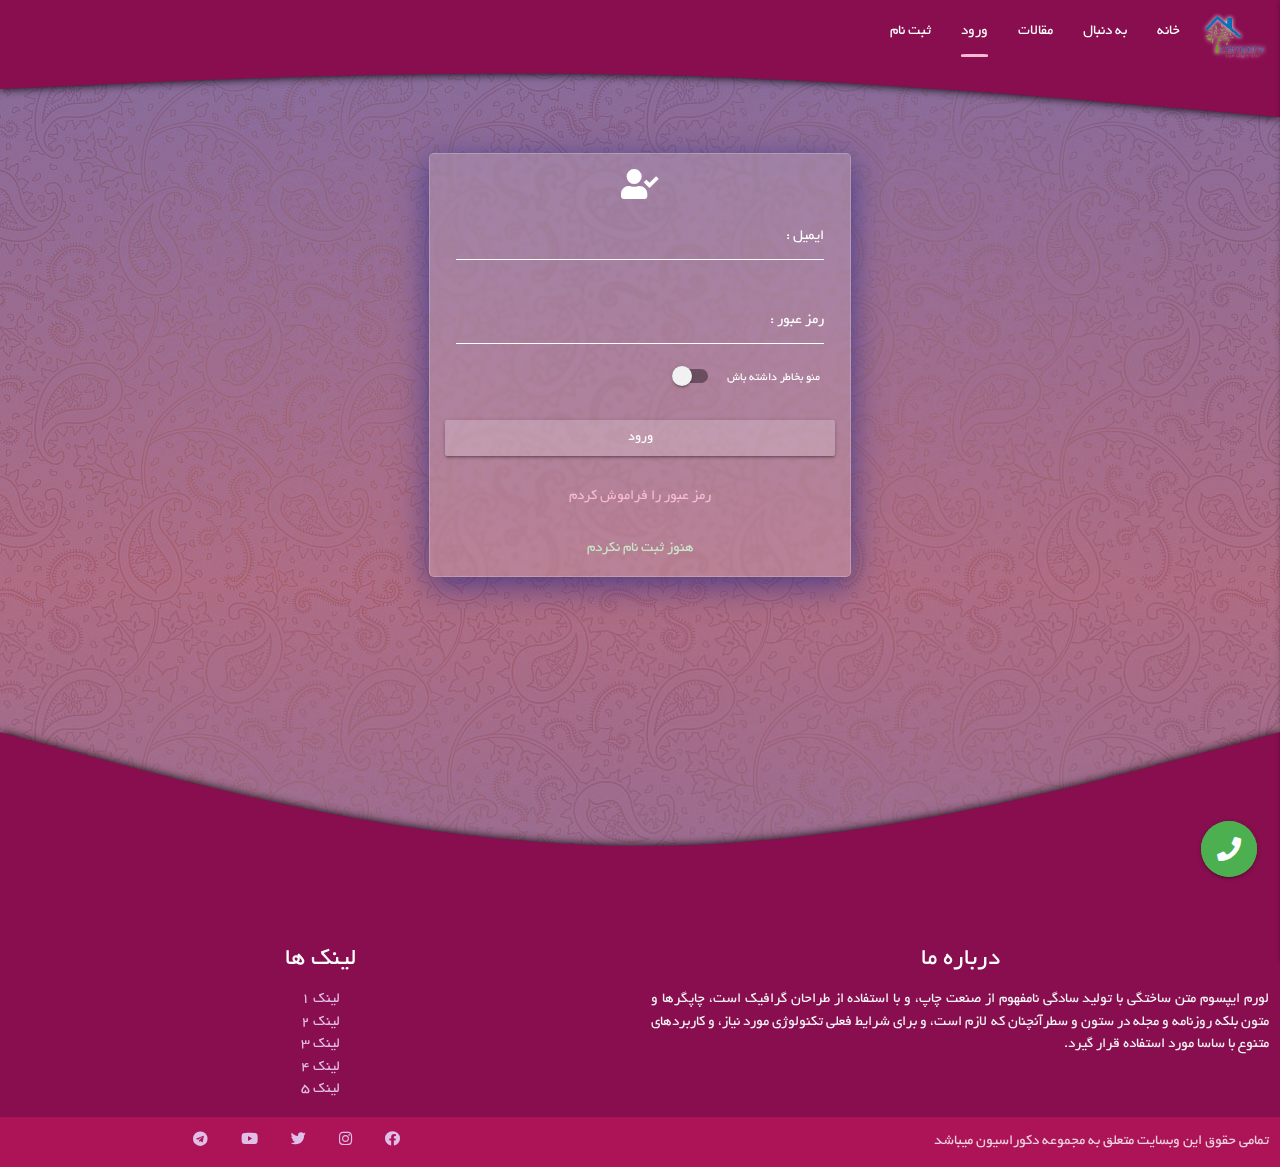
<file: login.html>
<!DOCTYPE html>
<html lang="en">
    <head>
        <meta charset="UTF-8">
        <meta http-equiv="X-UA-Compatible" content="IE=edge">
        <meta name="viewport" content="width=device-width, initial-scale=1.0">
        <link rel="stylesheet" href="./assets/css/materialize.min.css">
        <link rel="stylesheet" href="./assets/css/materialize-rtl.css">
        <link rel="stylesheet" href="./assets/fontawesome/css/all.css">
        <link rel="stylesheet" href="./assets/css/style.css">
        <link rel="stylesheet" href="./assets/css/login_register.css">
        <title>گروه دکوراسیون</title>
    </head>
    <body dir="rtl">
        <!-- start header -->
        <header>
            <div class="navbar-fixed nav_container">
              <nav class="pink darken-4">
                <svg
                  class="hide-on-small-only"
                  id="nav_svg"
                  viewBox="0 0 1440 320">
                  <path
                    fill="#880e4f "
                    fill-opacity="1"
                    d="M0,64L120,58.7C240,53,480,43,720,48C960,53,1200,75,1320,85.3L1440,96L1440,0L1320,0C1200,0,960,0,720,0C480,0,240,0,120,0L0,0Z"></path>
                </svg>
                <a href="#!" class="brand-logo">
                  <img src="assets/images/logo3.png" alt>
                </a>
      
                <a href="#" data-target="mobile-demo" class="sidenav-trigger"><i
                    class="fas fa-bars"></i></a>
      
                <ul class="navbar_ul right hide-on-med-and-down main_ul_navbar">
                  <li class="tab"><a class="menu_links_desktop "
                      href="./index.html">خانه</a></li>
                  <li class="tab"><a class="menu_links_desktop" href="./search.html">به دنبال</a></li>
                  <li class="tab"><a class="menu_links_desktop" href="./article.html">مقالات</a></li>
                  <li class="tab"><a class="menu_links_desktop active" href="./login.html">ورود</a></li>
                  <li class="tab"><a class="menu_links_desktop" href="./register.html">ثبت نام</a></li>
                </ul>
      
              </nav>
            </div>
            <ul class="sidenav main_ul_navbar" id="mobile-demo">
              <li class="tab"><a class="menu_item_list" href="./index.html">خانه</a></li>
              <li class="tab"><a class="menu_item_list" href="./search.html">به دنبال</a></li>
              <li class="tab"><a class="menu_item_list" href="./article.html">مقالات</a></li>
              <li class="tab"><a class="menu_item_list" href="./register.html">ثبت نام</a></li>
              <li class="tab"><a class="menu_item_list" href="./login.html">ورود</a>َ</li>
            </ul>
          </header>
        <!-- end header -->

        <!-- start main -->
        <main>
            <section class="w_100 row login_section">

                <div class="col m3 l4 hide-on-small-and-down"></div>

                <div class="login_content col s12 m6 l4">

                    <i class="center-align d_block fas fa-user-check fa-2x"></i>

                    <div class="input-field col s12">
                        <input type="email" id="email" class="validate"
                            autocomplete="off">
                        <label for="email">ایمیل :</label>
                    </div>

                    <div class="input-field col s12">
                        <input type="password" id="password" class="validate"
                            autocomplete="off">
                        <label for="password">رمز عبور :</label>
                    </div>

                    <div class="switch remember_me_switch px_1">
                        <label>
                            <span id="remember_me_title">منو بخاطر داشته باش</span>
                            <input type="checkbox" id="remember_me">
                            <span class="lever"></span>
                        </label>
                    </div>

                    <div class="center-align button_box mt_2">
                        <a href="./index.html" class="w_100 btn waves-effect">ورود</a>
                    </div>

                    <a href="#"
                        class="d_block center-align mt_2 pink-text text-lighten-4">رمز
                        عبور را فراموش کردم</a>

                    <a href="./register.html"
                        class="d_block center-align mt_2 green-text text-lighten-4">هنوز
                        ثبت نام نکردم</a>

                </div>

                <div class="col m3 l4 hide-on-small-and-down"></div>

            </section>
        </main>
        <!-- end main -->

        <!-- start footer -->
        <footer class="page-footer">

            <svg
                id="footer_svg"
                viewBox="0 0 1440 320">
                <path
                    fill="#880e4f "
                    fill-opacity="1"
                    d="M0,96L120,128C240,160,480,224,720,224C960,224,1200,160,1320,128L1440,96L1440,320L1320,320C1200,320,960,320,720,320C480,320,240,320,120,320L0,320Z"></path>
            </svg>

            <div class="w_100 pink darken-4">
                <div class="row">

                    <div class="col s12 l6">
                        <h5 class="white-text center-align">
                            درباره ما
                        </h5>
                        <p class="grey-text text-lighten-4 text_justify">
                            لورم ایپسوم متن ساختگی با تولید سادگی نامفهوم از
                            صنعت چاپ، و با
                            استفاده از طراحان گرافیک است، چاپگرها و متون بلکه
                            روزنامه و مجله
                            در ستون و سطرآنچنان که لازم است، و برای شرایط فعلی
                            تکنولوژی مورد
                            نیاز، و کاربردهای متنوع با ساسا مورد استفاده قرار
                            گیرد.
                        </p>
                    </div>

                    <div class="col s12 l6">
                        <h5 class="white-text center-align">
                            لینک ها
                        </h5>
                        <ul>
                            <li class="center-align">
                                <a href="#"
                                    class="purple-text text-lighten-4 hoverable">لینک
                                    1</a>
                            </li>
                            <li class="center-align">
                                <a href="#"
                                    class="purple-text text-lighten-4 hoverable">لینک
                                    2</a>
                            </li>
                            <li class="center-align">
                                <a href="#"
                                    class="purple-text text-lighten-4 hoverable">لینک
                                    3</a>
                            </li>
                            <li class="center-align">
                                <a href="#"
                                    class="purple-text text-lighten-4 hoverable">لینک
                                    4</a>
                            </li>
                            <li class="center-align">
                                <a href="#"
                                    class="purple-text text-lighten-4 hoverable">لینک
                                    5</a>
                            </li>
                        </ul>
                    </div>

                </div>
            </div>

            <div class="w_100 pink darken-3 row footer-copyright">
                <div class="col s12 l8">
                    تمامی حقوق این وبسایت متعلق به مجموعه دکوراسیون میباشد
                </div>
                <div class="col s12 l4">
                    <a href="#"
                        class="mx_1 fab fa-facebook purple-text text-lighten-4"></a>
                    <a href="#"
                        class="mx_1 fab fa-instagram purple-text text-lighten-4"></a>
                    <a href="#"
                        class="mx_1 fab fa-twitter purple-text text-lighten-4"></a>
                    <a href="#"
                        class="mx_1 fab fa-youtube purple-text text-lighten-4"></a>
                    <a href="#"
                        class="mx_1 fab fa-telegram purple-text text-lighten-4"></a>
                </div>
            </div>
        </footer>
        <!-- end footer -->

        <!-- floating button social media start -->
        <div class="fixed-action-btn">
            <a class="btn-floating btn-large green pulse">
                <i class="large fas fa-phone"></i>
            </a>
            <ul>
                <li>
                    <a href="#" title="اینستاگرام" class="btn-floating purple">
                        <i class="fab fa-instagram"></i>
                    </a>
                </li>
                <li>
                    <a href="#" title="تلگرام"
                        class="btn-floating blue lighten-2">
                        <i class="fab fa-telegram"></i>
                    </a>
                </li>
                <li>
                    <a href="#" title="تویتر" class="btn-floating cyan">
                        <i class="fab fa-twitter"></i>
                    </a>
                </li>
                <li>
                    <a href="#" title="فیسبوک" class="btn-floating blue">
                        <i class="fab fa-facebook"></i>
                    </a>
                </li>
                <li>
                    <a href="#" title="یوتیوب" class="btn-floating red">
                        <i class="fab fa-youtube"></i>
                    </a>
                </li>
            </ul>
        </div>
        <!-- floating button social media end -->

        <script src="./assets/js/materialize.min.js"></script>
        <script src="./assets/js/app.js"></script>
    </body>
</html>
</file>
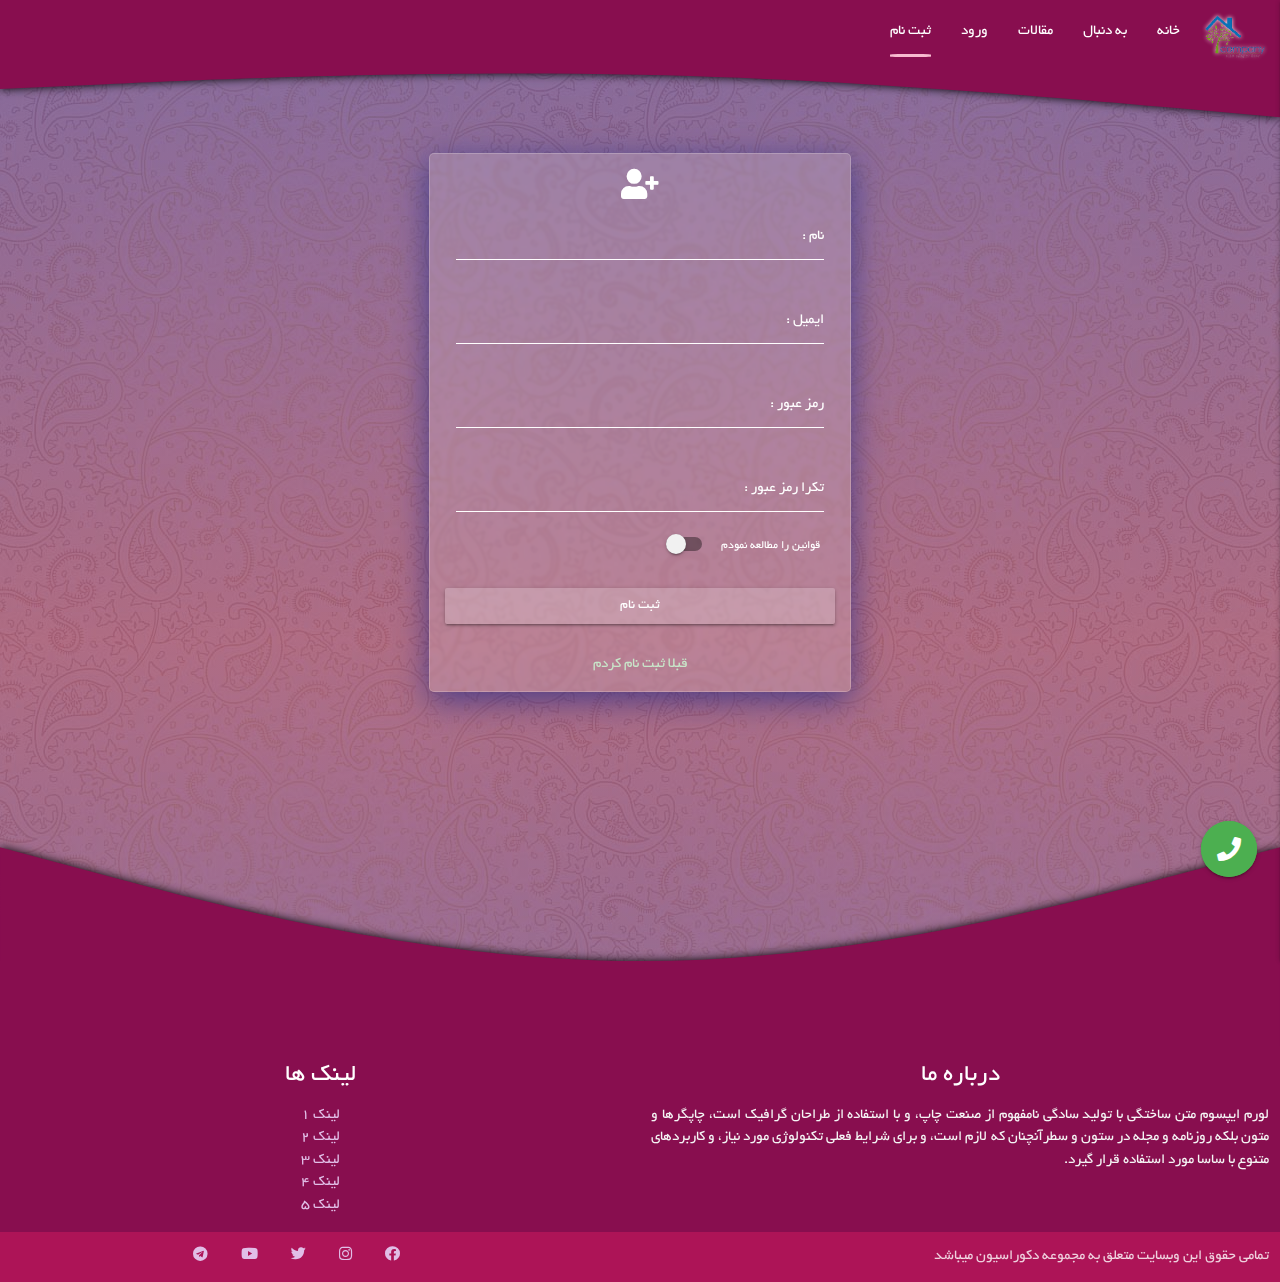
<file: register.html>
<!DOCTYPE html>
<html lang="en">
    <head>
        <meta charset="UTF-8">
        <meta http-equiv="X-UA-Compatible" content="IE=edge">
        <meta name="viewport" content="width=device-width, initial-scale=1.0">
        <link rel="stylesheet" href="./assets/css/materialize.min.css">
        <link rel="stylesheet" href="./assets/css/materialize-rtl.css">
        <link rel="stylesheet" href="./assets/fontawesome/css/all.css">
        <link rel="stylesheet" href="./assets/css/style.css">
        <link rel="stylesheet" href="./assets/css/login_register.css">
        <title>گروه دکوراسیون</title>
    </head>
    <body dir="rtl">
        <!-- start header -->
        <header>
            <div class="navbar-fixed nav_container">
              <nav class="pink darken-4">
                <svg
                  class="hide-on-small-only"
                  id="nav_svg"
                  viewBox="0 0 1440 320">
                  <path
                    fill="#880e4f "
                    fill-opacity="1"
                    d="M0,64L120,58.7C240,53,480,43,720,48C960,53,1200,75,1320,85.3L1440,96L1440,0L1320,0C1200,0,960,0,720,0C480,0,240,0,120,0L0,0Z"></path>
                </svg>
                <a href="#!" class="brand-logo">
                  <img src="assets/images/logo3.png" alt>
                </a>
      
                <a href="#" data-target="mobile-demo" class="sidenav-trigger"><i
                    class="fas fa-bars"></i></a>
      
                <ul class="navbar_ul right hide-on-med-and-down main_ul_navbar">
                  <li class="tab"><a class="menu_links_desktop "
                      href="./index.html">خانه</a></li>
                  <li class="tab"><a class="menu_links_desktop" href="./search.html">به دنبال</a></li>
                  <li class="tab"><a class="menu_links_desktop" href="./article.html">مقالات</a></li>
                  <li class="tab"><a class="menu_links_desktop" href="./login.html">ورود</a></li>
                  <li class="tab"><a class="menu_links_desktop active" href="./register.html">ثبت نام</a></li>
                </ul>
      
              </nav>
            </div>
            <ul class="sidenav main_ul_navbar" id="mobile-demo">
              <li class="tab"><a class="menu_item_list" href="./index.html">خانه</a></li>
              <li class="tab"><a class="menu_item_list" href="./search.html">به دنبال</a></li>
              <li class="tab"><a class="menu_item_list" href="./article.html">مقالات</a></li>
              <li class="tab"><a class="menu_item_list" href="./register.html">ثبت نام</a></li>
              <li class="tab"><a class="menu_item_list" href="./login.html">ورود</a>َ</li>
            </ul>
          </header>
        <!-- end header -->

        <!-- start main -->
        <main>
            <section class="w_100 row login_section">

                <div class="col m3 l4 hide-on-small-and-down"></div>
          
          
                <div class="login_content col s12 m6 l4">
          
                    <i class="center-align d_block fas fa-user-plus fa-2x"></i>
          
                  <div class="input-field col s12">
                    <input type="text" id="name" class="validate" autocomplete="off">
                    <label for="name">نام :</label>
                  </div>
          
                  <div class="input-field col s12">
                    <input type="email" id="email" class="validate" autocomplete="off">
                    <label for="email">ایمیل :</label>
                  </div>
          
                  <div class="input-field col s12">
                    <input type="password" id="password" class="validate" autocomplete="off">
                    <label for="password">رمز عبور :</label>
                  </div>
          
                  <div class="input-field col s12">
                    <input type="password" id="con_password" class="validate" autocomplete="off">
                    <label for="con_password">تکرا رمز عبور :</label>
                  </div>
          
                  <div class="switch remember_me_switch px_1">
                    <label>
                      <span id="remember_me_title">قوانین را مطالعه نمودم</span>
                      <input type="checkbox" id="remember_me">
                      <span class="lever"></span>
                    </label>
                  </div>
          
                  <div class="center-align button_box mt_2">
                    <a href="./index.html" class="w_100 btn waves-effect">ثبت نام</a>
                  </div>
          
          
                  <a href="./login.html" class="d_block center-align mt_2 green-text text-lighten-4">قبلا ثبت نام کردم</a>
          
          
          
          
                </div>
          
          
                <div class="col m3 l4 hide-on-small-and-down"></div>
          
              </section>
        </main>
        <!-- end main -->

        <!-- start footer -->
        <footer class="page-footer">

            <svg
                id="footer_svg"
                viewBox="0 0 1440 320">
                <path
                    fill="#880e4f "
                    fill-opacity="1"
                    d="M0,96L120,128C240,160,480,224,720,224C960,224,1200,160,1320,128L1440,96L1440,320L1320,320C1200,320,960,320,720,320C480,320,240,320,120,320L0,320Z"></path>
            </svg>

            <div class="w_100 pink darken-4">
                <div class="row">

                    <div class="col s12 l6">
                        <h5 class="white-text center-align">
                            درباره ما
                        </h5>
                        <p class="grey-text text-lighten-4 text_justify">
                            لورم ایپسوم متن ساختگی با تولید سادگی نامفهوم از
                            صنعت چاپ، و با
                            استفاده از طراحان گرافیک است، چاپگرها و متون بلکه
                            روزنامه و مجله
                            در ستون و سطرآنچنان که لازم است، و برای شرایط فعلی
                            تکنولوژی مورد
                            نیاز، و کاربردهای متنوع با ساسا مورد استفاده قرار
                            گیرد.
                        </p>
                    </div>

                    <div class="col s12 l6">
                        <h5 class="white-text center-align">
                            لینک ها
                        </h5>
                        <ul>
                            <li class="center-align">
                                <a href="#"
                                    class="purple-text text-lighten-4 hoverable">لینک
                                    1</a>
                            </li>
                            <li class="center-align">
                                <a href="#"
                                    class="purple-text text-lighten-4 hoverable">لینک
                                    2</a>
                            </li>
                            <li class="center-align">
                                <a href="#"
                                    class="purple-text text-lighten-4 hoverable">لینک
                                    3</a>
                            </li>
                            <li class="center-align">
                                <a href="#"
                                    class="purple-text text-lighten-4 hoverable">لینک
                                    4</a>
                            </li>
                            <li class="center-align">
                                <a href="#"
                                    class="purple-text text-lighten-4 hoverable">لینک
                                    5</a>
                            </li>
                        </ul>
                    </div>

                </div>
            </div>

            <div class="w_100 pink darken-3 row footer-copyright">
                <div class="col s12 l8">
                    تمامی حقوق این وبسایت متعلق به مجموعه دکوراسیون میباشد
                </div>
                <div class="col s12 l4">
                    <a href="#"
                        class="mx_1 fab fa-facebook purple-text text-lighten-4"></a>
                    <a href="#"
                        class="mx_1 fab fa-instagram purple-text text-lighten-4"></a>
                    <a href="#"
                        class="mx_1 fab fa-twitter purple-text text-lighten-4"></a>
                    <a href="#"
                        class="mx_1 fab fa-youtube purple-text text-lighten-4"></a>
                    <a href="#"
                        class="mx_1 fab fa-telegram purple-text text-lighten-4"></a>
                </div>
            </div>
        </footer>
        <!-- end footer -->

        <!-- floating button social media start -->
        <div class="fixed-action-btn">
            <a class="btn-floating btn-large green pulse">
                <i class="large fas fa-phone"></i>
            </a>
            <ul>
                <li>
                    <a href="#" title="اینستاگرام" class="btn-floating purple">
                        <i class="fab fa-instagram"></i>
                    </a>
                </li>
                <li>
                    <a href="#" title="تلگرام"
                        class="btn-floating blue lighten-2">
                        <i class="fab fa-telegram"></i>
                    </a>
                </li>
                <li>
                    <a href="#" title="تویتر" class="btn-floating cyan">
                        <i class="fab fa-twitter"></i>
                    </a>
                </li>
                <li>
                    <a href="#" title="فیسبوک" class="btn-floating blue">
                        <i class="fab fa-facebook"></i>
                    </a>
                </li>
                <li>
                    <a href="#" title="یوتیوب" class="btn-floating red">
                        <i class="fab fa-youtube"></i>
                    </a>
                </li>
            </ul>
        </div>
        <!-- floating button social media end -->

        <script src="./assets/js/materialize.min.js"></script>
        <script src="./assets/js/app.js"></script>
    </body>
</html>
</file>
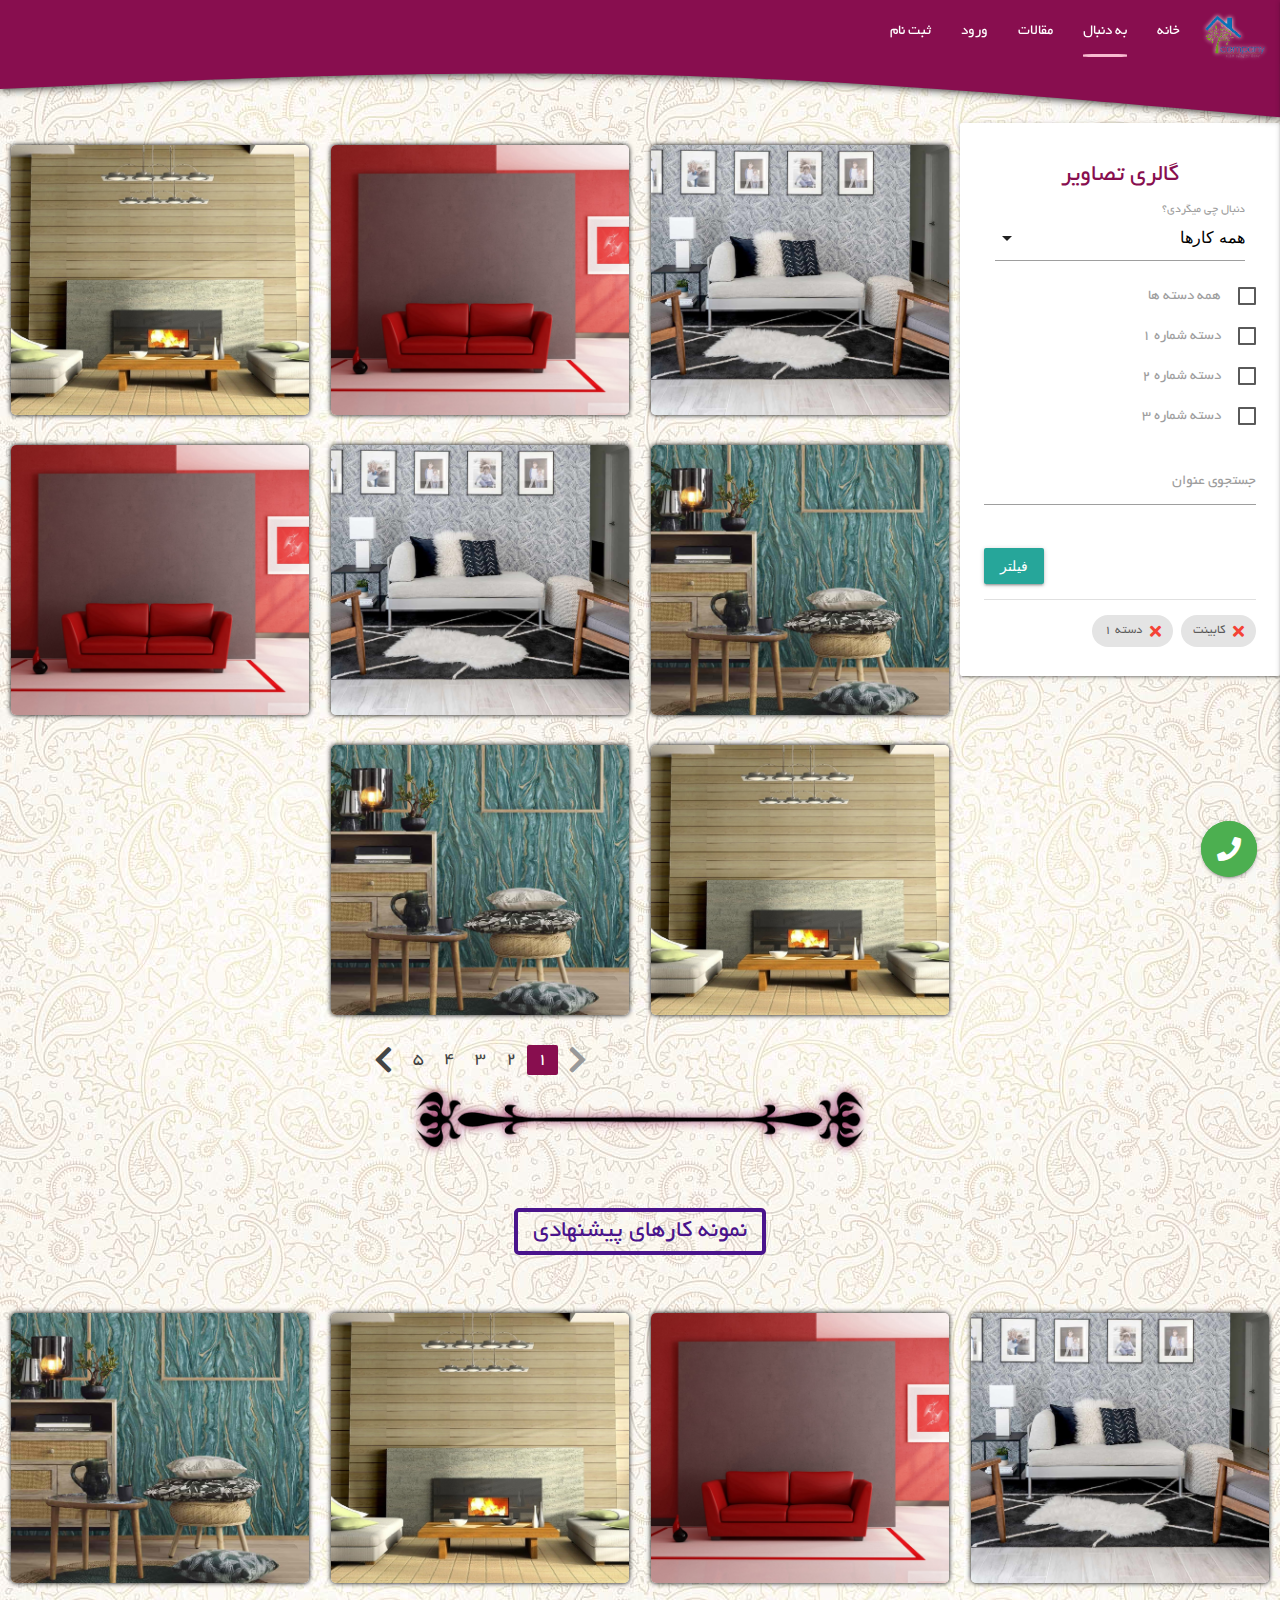
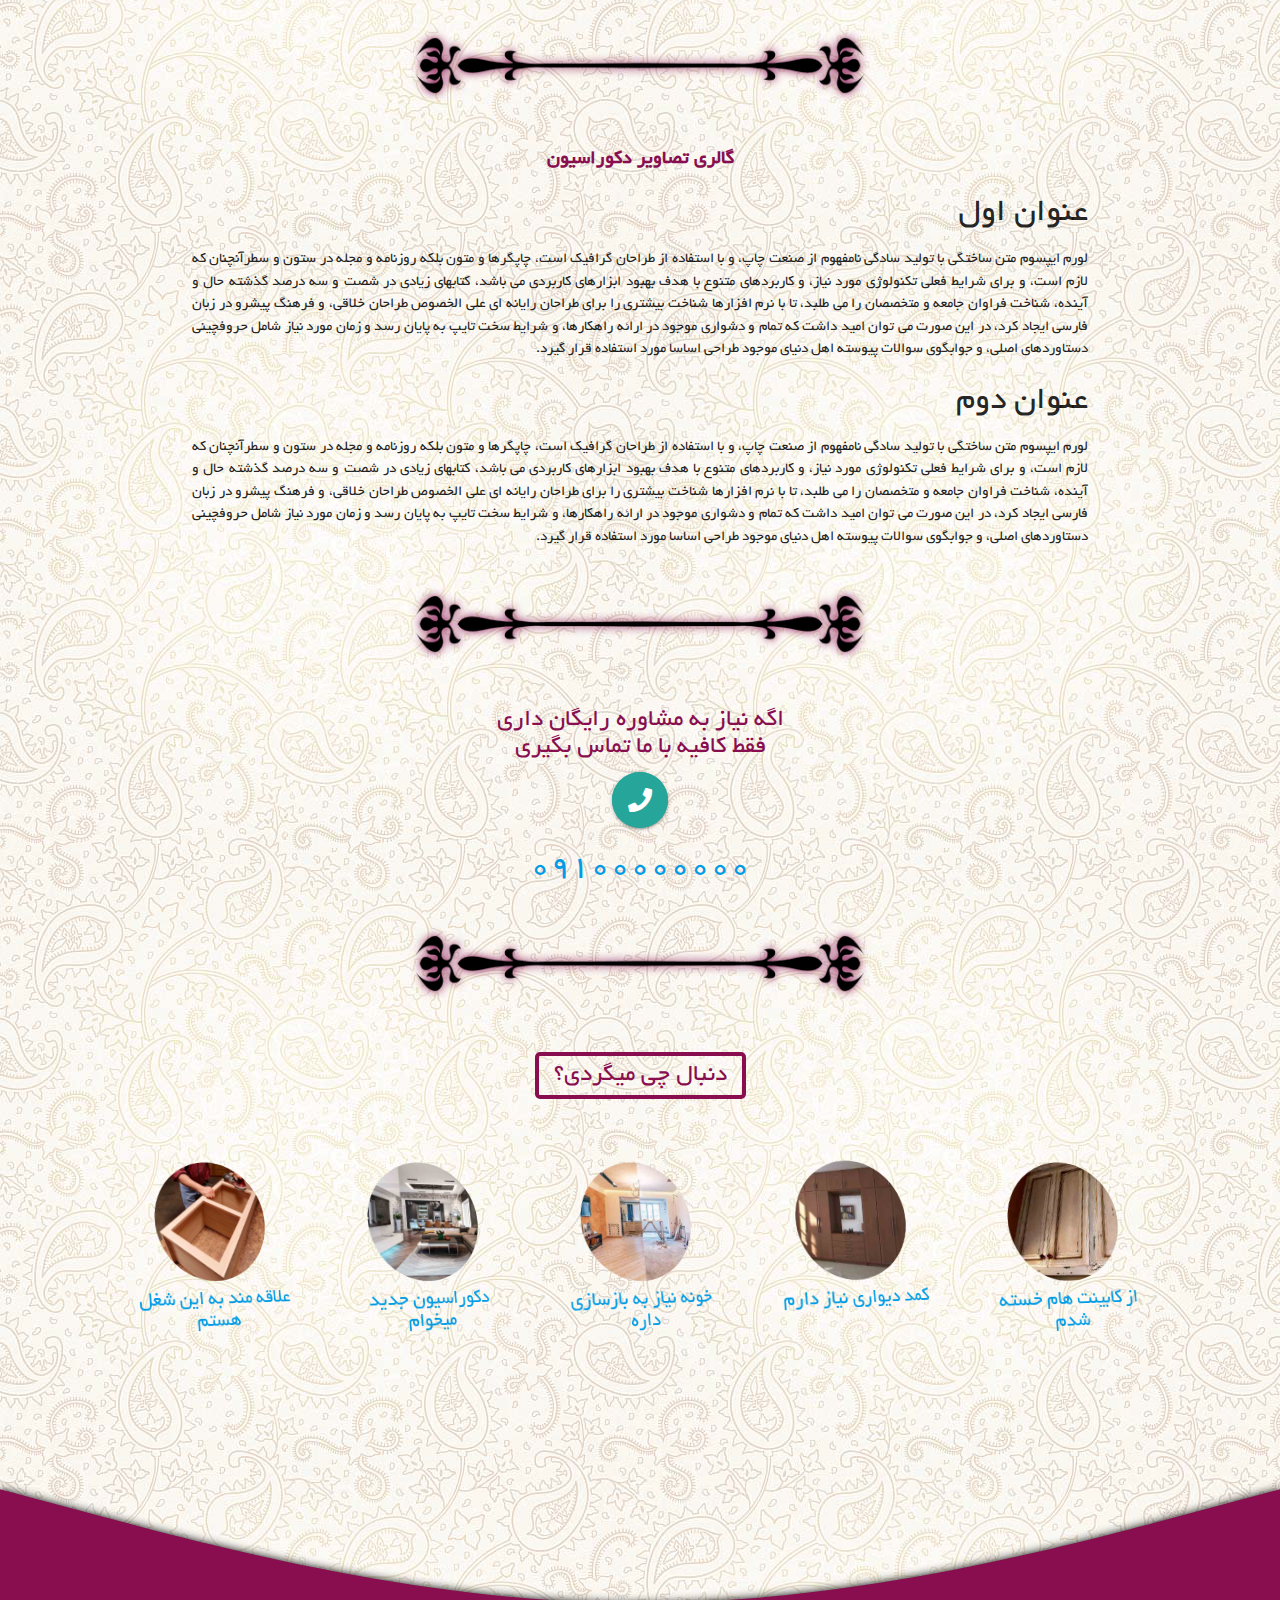
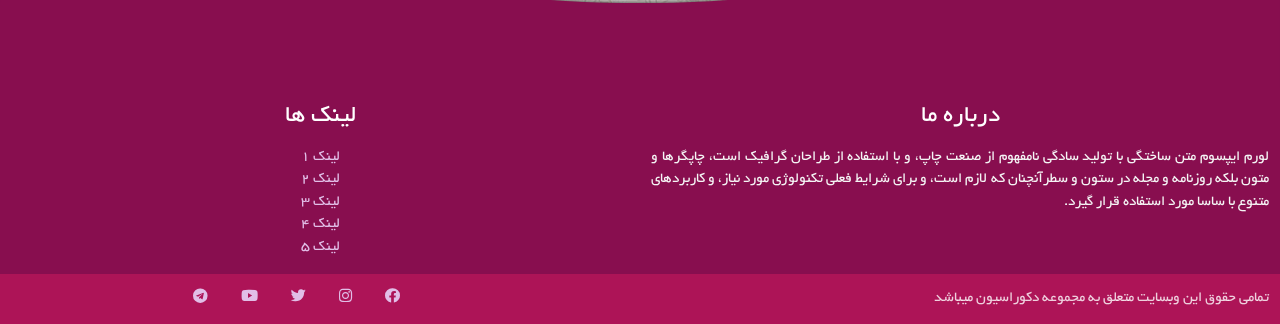
<file: search.html>
<!DOCTYPE html>
<html lang="en">
    <head>
        <meta charset="UTF-8">
        <meta http-equiv="X-UA-Compatible" content="IE=edge">
        <meta name="viewport" content="width=device-width, initial-scale=1.0">
        <link rel="stylesheet" href="./assets/css/materialize.min.css">
        <link rel="stylesheet" href="./assets/css/materialize-rtl.css">
        <link rel="stylesheet" href="./assets/fontawesome/css/all.css">
        <link rel="stylesheet" href="./assets/css/style.css">
        <link rel="stylesheet" href="./assets/css/search.css">
        <title>گروه دکوراسیون</title>
    </head>
    <body dir="rtl">
        <!-- start header -->
        <header>
            <div class="navbar-fixed nav_container">
                <nav class="pink darken-4">
                    <svg
                        class="hide-on-small-only"
                        id="nav_svg"
                        viewBox="0 0 1440 320">
                        <path
                            fill="#880e4f "
                            fill-opacity="1"
                            d="M0,64L120,58.7C240,53,480,43,720,48C960,53,1200,75,1320,85.3L1440,96L1440,0L1320,0C1200,0,960,0,720,0C480,0,240,0,120,0L0,0Z"></path>
                    </svg>
                    <a href="#!" class="brand-logo">
                        <img src="assets/images/logo3.png" alt>
                    </a>

                    <a href="#" data-target="mobile-demo"
                        class="sidenav-trigger"><i
                            class="fas fa-bars"></i></a>

                    <ul
                        class="navbar_ul right hide-on-med-and-down main_ul_navbar">
                        <li class="tab"><a class="menu_links_desktop "
                                href="./index.html">خانه</a></li>
                        <li class="tab"><a class="menu_links_desktop active"
                                href="./search.html">به دنبال</a></li>
                        <li class="tab"><a class="menu_links_desktop"
                                href="./article.html">مقالات</a></li>
                        <li class="tab"><a class="menu_links_desktop"
                                href="./login.html">ورود</a></li>
                        <li class="tab"><a class="menu_links_desktop"
                                href="./register.html">ثبت نام</a></li>
                    </ul>

                </nav>
            </div>
            <ul class="sidenav main_ul_navbar" id="mobile-demo">
                <li class="tab"><a class="menu_item_list" href="./index.html">خانه</a></li>
                <li class="tab"><a class="menu_item_list" href="./search.html">به
                        دنبال</a></li>
                <li class="tab"><a class="menu_item_list" href="./article.html">مقالات</a></li>
                <li class="tab"><a class="menu_item_list" href="./register.html">ثبت
                        نام</a></li>
                <li class="tab"><a class="menu_item_list" href="./login.html">ورود</a>َ</li>
            </ul>
        </header>
        <!-- end header -->

        <!-- start main -->
        <main>
            <div id="search_container" class="row">
                <div id="sidebar_search" class="col s12 m4 l3">
                    <div class="card  row">
                        <div class="card-content">
                            <h5 class="pink-text text-darken-4 center-align">
                                گالری تصاویر
                            </h5>
                            <!-- select items -->
                            <div class="input-field col s12">
                                <select>
                                    <option value="0">همه کارها</option>
                                    <option value="1">کابینت</option>
                                    <option value="2">دکوراسیون</option>
                                    <option value="2">بازسازی</option>
                                </select>
                                <label>دنبال چی میگردی؟</label>
                            </div>
                            <!-- ************* -->

                            <!-- checkbox items -->
                            <div>
                                <p class="my_1">
                                    <label>
                                        <input type="checkbox"  />
                                        <span>همه دسته ها</span>
                                    </label>
                                </p>
                                <p class="my_1">
                                    <label>
                                        <input type="checkbox" />
                                        <span>دسته شماره 1</span>
                                    </label>
                                </p>
                                <p class="my_1">
                                    <label>
                                        <input type="checkbox" />
                                        <span>دسته شماره 2</span>
                                    </label>
                                </p>
                                <p class="my_1">
                                    <label>
                                        <input type="checkbox" />
                                        <span>دسته شماره 3</span>
                                    </label>
                                </p>
                            </div>
                            <!-- ************* -->

                            <div class="row">
                                <div class="input-field col s12">
                                    <input id="char" type="text"
                                        class="validate">
                                    <label for="char">جستجوی عنوان</label>
                                </div>
                            </div>

                            <div class="left-align">
                                <button class="waves-effect waves-light btn">فیلتر</button>
                            </div>
                            <div class="divider my_1"></div>

                            <!-- chips items -->
                            <div class="chips_container">
                                <div class="chip">
                                    کابینت
                                    <i class="close fas fa-times red-text"></i>
                                </div>
                                <div class="chip">
                                    دسته 1
                                    <i class="close fas fa-times red-text"></i>
                                </div>
                            </div>
                            <!-- ************* -->

                        </div>
                    </div>
                </div>
                <div id="content_search" class="col s12 m8 l9">

                    <!-- simple works1 start -->
                    <section id="simple_work1">
                        <div class="row simple_items my_1">

                            <div class="col s12 m4 simple_item my_1">
                                <div class="image waves-effect wave-light">
                                    <img
                                        src="./assets/images/top_slider/banner1.jpg"
                                        alt="نمونه کار کابینت">
                                </div>
                            </div>

                            <div class="col s12 m4 simple_item my_1">
                                <div class="image waves-effect wave-light">
                                    <img
                                        src="./assets/images/top_slider/banner2.jpg"
                                        alt="نمونه کار کابینت">
                                </div>
                            </div>

                            <div class="col s12 m4 simple_item my_1">
                                <div class="image waves-effect wave-light">
                                    <img
                                        src="./assets/images/top_slider/banner3.jpg"
                                        alt="نمونه کار کابینت">
                                </div>
                            </div>

                            <div class="col s12 m4 simple_item my_1">
                                <div class="image waves-effect wave-light">
                                    <img
                                        src="./assets/images/top_slider/banner4.jpg"
                                        alt="نمونه کار کابینت">
                                </div>
                            </div>

                            <div class="col s12 m4 simple_item my_1">
                                <div class="image waves-effect wave-light">
                                    <img
                                        src="./assets/images/top_slider/banner1.jpg"
                                        alt="نمونه کار کابینت">
                                </div>
                            </div>

                            <div class="col s12 m4 simple_item my_1">
                                <div class="image waves-effect wave-light">
                                    <img
                                        src="./assets/images/top_slider/banner2.jpg"
                                        alt="نمونه کار کابینت">
                                </div>
                            </div>

                            <div class="col s12 m4 simple_item my_1">
                                <div class="image waves-effect wave-light">
                                    <img
                                        src="./assets/images/top_slider/banner3.jpg"
                                        alt="نمونه کار کابینت">
                                </div>
                            </div>

                            <div class="col s12 m4 simple_item my_1">
                                <div class="image waves-effect wave-light">
                                    <img
                                        src="./assets/images/top_slider/banner4.jpg"
                                        alt="نمونه کار کابینت">
                                </div>
                            </div>

                        </div>
                    </section>
                    <!-- simple works1 end -->

                    <!-- pagination -->
                    <ul class="pagination d_flex_center">
                        <li class="disabled"><a href="#!"><i
                                    class="fas fa-chevron-right"></i></a></li>
                        <li class="active"><a href="#!">1</a></li>
                        <li class="waves-effect"><a href="#!">2</a></li>
                        <li class="waves-effect"><a href="#!">3</a></li>
                        <li class="waves-effect"><a href="#!">4</a></li>
                        <li class="waves-effect"><a href="#!">5</a></li>
                        <li class="waves-effect"><a href="#!"><i
                                    class="fas fa-chevron-left"></i></a></li>
                    </ul>
                    <!-- ************************ -->

                </div>

                <!-- start divider img -->
                <div class="devider center-align">
                    <img src="./assets/images/devider.png" alt="divider">
                </div>
                <!-- end divider img -->

                <!-- start simple work3 -->
                <section>
                    <h5 class="purple-text text-darken-4 center-align mt_4">
                        <span class="subtitle2">نمونه کارهای پیشنهادی</span>
                    </h5>
                    <div class="row simple_items mt_4">

                        <div class="col s12 m4 l3 simple_item">
                            <div class="image waves-effect waves-light">
                                <img
                                    src="./assets/images/top_slider/banner1.jpg"
                                    alt="نمونه کار بازسازی">
                            </div>
                        </div>

                        <div class="col s12 m4 l3 simple_item">
                            <div class="image waves-effect waves-light">
                                <img
                                    src="./assets/images/top_slider/banner2.jpg"
                                    alt="نمونه کار بازسازی">
                            </div>
                        </div>

                        <div class="col s12 m4 l3 simple_item">
                            <div class="image waves-effect waves-light">
                                <img
                                    src="./assets/images/top_slider/banner3.jpg"
                                    alt="نمونه کار بازسازی">
                            </div>
                        </div>

                        <div class="col s12 m4 l3 simple_item">
                            <div class="image waves-effect waves-light">
                                <img
                                    src="./assets/images/top_slider/banner4.jpg"
                                    alt="نمونه کار بازسازی">
                            </div>
                        </div>

                    </div>
                </section>
                <!-- end simple work3 -->

                <!-- start divider img -->
                <div class="devider center-align">
                    <img src="./assets/images/devider.png" alt="divider">
                </div>
                <!-- end divider img -->

                <!-- start search title -->
                <section>
                    <h1
                        class="serch_top_title center-align pink-text text-darken-4">گالری
                        تصاویر دکوراسیون</h1>
                    <div class="container">
                        <h4>عنوان اول</h4>
                        <p class="text_justify">
                            لورم ایپسوم متن ساختگی با تولید سادگی نامفهوم از
                            صنعت چاپ، و با استفاده از طراحان گرافیک است، چاپگرها
                            و متون بلکه روزنامه و مجله در ستون و سطرآنچنان که
                            لازم است، و برای شرایط فعلی تکنولوژی مورد نیاز، و
                            کاربردهای متنوع با هدف بهبود ابزارهای کاربردی می
                            باشد، کتابهای زیادی در شصت و سه درصد گذشته حال و
                            آینده، شناخت فراوان جامعه و متخصصان را می طلبد، تا
                            با نرم افزارها شناخت بیشتری را برای طراحان رایانه ای
                            علی الخصوص طراحان خلاقی، و فرهنگ پیشرو در زبان فارسی
                            ایجاد کرد، در این صورت می توان امید داشت که تمام و
                            دشواری موجود در ارائه راهکارها، و شرایط سخت تایپ به
                            پایان رسد و زمان مورد نیاز شامل حروفچینی دستاوردهای
                            اصلی، و جوابگوی سوالات پیوسته اهل دنیای موجود طراحی
                            اساسا مورد استفاده قرار گیرد.
                        </p>
                        <h4>عنوان دوم</h4>
                        <p class="text_justify">
                            لورم ایپسوم متن ساختگی با تولید سادگی نامفهوم از
                            صنعت چاپ، و با استفاده از طراحان گرافیک است، چاپگرها
                            و متون بلکه روزنامه و مجله در ستون و سطرآنچنان که
                            لازم است، و برای شرایط فعلی تکنولوژی مورد نیاز، و
                            کاربردهای متنوع با هدف بهبود ابزارهای کاربردی می
                            باشد، کتابهای زیادی در شصت و سه درصد گذشته حال و
                            آینده، شناخت فراوان جامعه و متخصصان را می طلبد، تا
                            با نرم افزارها شناخت بیشتری را برای طراحان رایانه ای
                            علی الخصوص طراحان خلاقی، و فرهنگ پیشرو در زبان فارسی
                            ایجاد کرد، در این صورت می توان امید داشت که تمام و
                            دشواری موجود در ارائه راهکارها، و شرایط سخت تایپ به
                            پایان رسد و زمان مورد نیاز شامل حروفچینی دستاوردهای
                            اصلی، و جوابگوی سوالات پیوسته اهل دنیای موجود طراحی
                            اساسا مورد استفاده قرار گیرد.
                        </p>
                    </div>
                </section>
                <!-- end search title -->

                <!-- start divider img -->
                <div class="devider center-align">
                    <img src="./assets/images/devider.png" alt="divider">
                </div>
                <!-- end divider img -->

                <!-- start contact me -->
                <section>
                    <h5 class="center-align pink-text text-darken-4">
                        <span>اگه نیاز به مشاوره رایگان داری</span>
                        <br>
                        <span>فقط کافیه با ما تماس بگیری</span>
                    </h5>
                    <div class="center-align">
                        <a title="تماس با ما" href="tel:+98910000000"
                            class="btn-floating pulse btn-large">
                            <i class="fas fa-phone"></i>
                        </a>
                        <h4 class="center-align pink-text text-darken-2">
                            <a title="تماس با ما" href="tel:+98910000000">09100000000</a>
                        </h4>
                    </div>
                </section>
                <!-- end contact me -->

                <!-- start divider img -->
                <div class="devider center-align">
                    <img src="./assets/images/devider.png" alt="divider">
                </div>
                <!-- end divider img -->

                <!-- start quick access menu  -->
                <section id="quick_access">
                    <h5 class="pink-text text-darken-4 center-align mt_4">
                        <span class="subtitle">دنبال چی میگردی؟</span>
                    </h5>
                    <div class="row quick_access_items w_100 mt_4">

                        <div class="col l1 hide-on-med-and-down"></div>

                        <div class="col s6 m3 l2 quick_item">
                            <a href="#">
                                <div class="image center-align">
                                    <img
                                        src="./assets/images/quick_access/01oldCabinet-min.jpg"
                                        alt>
                                </div>
                                <h2 class="center-align">از کابینت هام خسته شدم</h2>
                            </a>
                        </div>

                        <div class="col s6 m3 l2 quick_item">
                            <a href="#">
                                <div class="image center-align">
                                    <img
                                        src="./assets/images/quick_access/02wallcoumod-min.jpg"
                                        alt>
                                </div>
                                <h2 class="center-align">کمد دیواری نیاز دارم</h2>
                            </a>
                        </div>

                        <div class="col s12 m3 l2 quick_item">
                            <a href="#">
                                <div class="image center-align">
                                    <img
                                        src="./assets/images/quick_access/03rebuilding-min.jpg"
                                        alt>
                                </div>
                                <h2 class="center-align">خونه نیاز به بازسازی
                                    داره</h2>
                            </a>
                        </div>

                        <div class="col s6 m3 l2 quick_item">
                            <a href="#">
                                <div class="image center-align">
                                    <img
                                        src="./assets/images/quick_access/04decor-min.jpg"
                                        alt>
                                </div>
                                <h2 class="center-align">دکوراسیون جدید میخوام</h2>
                            </a>
                        </div>

                        <div class="col s6 m12 l2 quick_item">
                            <a href="#">
                                <div class="image center-align">
                                    <img
                                        src="./assets/images/quick_access/05learn-min.jpg"
                                        alt>
                                </div>
                                <h2 class="center-align">علاقه مند به این شغل
                                    هستم</h2>
                            </a>
                        </div>

                        <div class="col l1 hide-on-med-and-down"></div>

                    </div>

                </section>
                <!-- end quick access menu  -->

            </div>

        </main>
        <!-- end main -->

        <!-- start footer -->
        <footer class="page-footer">

            <svg
                id="footer_svg"
                viewBox="0 0 1440 320">
                <path
                    fill="#880e4f "
                    fill-opacity="1"
                    d="M0,96L120,128C240,160,480,224,720,224C960,224,1200,160,1320,128L1440,96L1440,320L1320,320C1200,320,960,320,720,320C480,320,240,320,120,320L0,320Z"></path>
            </svg>

            <div class="w_100 pink darken-4">
                <div class="row">

                    <div class="col s12 l6">
                        <h5 class="white-text center-align">
                            درباره ما
                        </h5>
                        <p class="grey-text text-lighten-4 text_justify">
                            لورم ایپسوم متن ساختگی با تولید سادگی نامفهوم از
                            صنعت چاپ، و با
                            استفاده از طراحان گرافیک است، چاپگرها و متون بلکه
                            روزنامه و مجله
                            در ستون و سطرآنچنان که لازم است، و برای شرایط فعلی
                            تکنولوژی مورد
                            نیاز، و کاربردهای متنوع با ساسا مورد استفاده قرار
                            گیرد.
                        </p>
                    </div>

                    <div class="col s12 l6">
                        <h5 class="white-text center-align">
                            لینک ها
                        </h5>
                        <ul>
                            <li class="center-align">
                                <a href="#"
                                    class="purple-text text-lighten-4 hoverable">لینک
                                    1</a>
                            </li>
                            <li class="center-align">
                                <a href="#"
                                    class="purple-text text-lighten-4 hoverable">لینک
                                    2</a>
                            </li>
                            <li class="center-align">
                                <a href="#"
                                    class="purple-text text-lighten-4 hoverable">لینک
                                    3</a>
                            </li>
                            <li class="center-align">
                                <a href="#"
                                    class="purple-text text-lighten-4 hoverable">لینک
                                    4</a>
                            </li>
                            <li class="center-align">
                                <a href="#"
                                    class="purple-text text-lighten-4 hoverable">لینک
                                    5</a>
                            </li>
                        </ul>
                    </div>

                </div>
            </div>

            <div class="w_100 pink darken-3 row footer-copyright">
                <div class="col s12 l8">
                    تمامی حقوق این وبسایت متعلق به مجموعه دکوراسیون میباشد
                </div>
                <div class="col s12 l4">
                    <a href="#"
                        class="mx_1 fab fa-facebook purple-text text-lighten-4"></a>
                    <a href="#"
                        class="mx_1 fab fa-instagram purple-text text-lighten-4"></a>
                    <a href="#"
                        class="mx_1 fab fa-twitter purple-text text-lighten-4"></a>
                    <a href="#"
                        class="mx_1 fab fa-youtube purple-text text-lighten-4"></a>
                    <a href="#"
                        class="mx_1 fab fa-telegram purple-text text-lighten-4"></a>
                </div>
            </div>
        </footer>
        <!-- end footer -->

        <!-- floating button social media start -->
        <div class="fixed-action-btn">
            <a class="btn-floating btn-large green pulse">
                <i class="large fas fa-phone"></i>
            </a>
            <ul>
                <li>
                    <a href="#" title="اینستاگرام" class="btn-floating purple">
                        <i class="fab fa-instagram"></i>
                    </a>
                </li>
                <li>
                    <a href="#" title="تلگرام"
                        class="btn-floating blue lighten-2">
                        <i class="fab fa-telegram"></i>
                    </a>
                </li>
                <li>
                    <a href="#" title="تویتر" class="btn-floating cyan">
                        <i class="fab fa-twitter"></i>
                    </a>
                </li>
                <li>
                    <a href="#" title="فیسبوک" class="btn-floating blue">
                        <i class="fab fa-facebook"></i>
                    </a>
                </li>
                <li>
                    <a href="#" title="یوتیوب" class="btn-floating red">
                        <i class="fab fa-youtube"></i>
                    </a>
                </li>
            </ul>
        </div>
        <!-- floating button social media end -->

        <!-- gallery section start -->
        <section id="gallery_section">
            <i id="close_gallery_section" class="fas fa-times fa-2x red-text"></i>

            <div class="gallery_content">
                <div class="carousel gallery_div h_100">
                    <a class="carousel-item" href="#one!"><img
                            src="./assets/images/top_slider/banner1.jpg"></a>
                    <a class="carousel-item" href="#two!"><img
                            src="./assets/images/top_slider/banner2.jpg"></a>
                    <a class="carousel-item" href="#three!"><img
                            src="./assets/images/top_slider/banner3.jpg"></a>
                    <a class="carousel-item" href="#four!"><img
                            src="./assets/images/top_slider/banner4.jpg"></a>
                </div>
            </div>

        </section>
        <!-- gallery section end -->

        <script src="./assets/js/materialize.min.js"></script>
        <script src="./assets/js/app.js"></script>
    </body>
</html>
</file>
<file: assets/css/style.css>
@font-face {
    font-family: "BYekan";
    src: url("../fonts/yekan/BYekan-webfont.eot") format("eot"),
        url("../fonts/yekan/BYekan-webfont.woff") format("woff"),
        url("../fonts/yekan/BYekan-webfont.ttf") format("truetype");
    font-weight: normal;
    font-style: normal;
}

* {
    font-family: "BYekan";
    direction: rtl;
    text-align: right;
}

body {
    background: url(/assets/images/body_back4.jpg) repeat;
    overflow-x: hidden;
}

.mt_2{
    margin-top: 2rem !important;  
}
.mt_4 {
    margin-top: 4rem !important;
}

.mt_6 {
    margin-top: 6rem !important;
}
.mt_8 {
    margin-top: 8rem !important;
}

.mb_4 {
    margin-bottom: 4rem !important;
}

.mb_6 {
    margin-bottom: 6rem !important;
}

.mx_1 {
    margin-left: 1rem !important;
    margin-right: 1rem !important;
}

.mx_2 {
    margin-left: 2rem !important;
    margin-right: 2rem !important;
}

.my_1 {
    margin-top: 1rem !important;
    margin-bottom: 1rem !important;
}

.my_2 {
    margin-top: 2rem !important;
    margin-bottom: 2rem !important;
}
.p_1{
    padding: 1rem !important;
}
.p_2{
    padding: 2rem !important;
}

.py_1{
    padding-top: 1rem !important;
    padding-bottom: 1rem !important;
}
.py_2{
    padding-top: 2rem !important;
    padding-bottom: 2rem !important;
}

.px_1{
    padding-left: 1rem !important;
    padding-right: 1rem !important;
}
.px_2{
    padding-right: 2rem !important;
    padding-bottom: 2rem !important;
}

.w_100 {
    width: 100% !important;
}
.h_100{
    height: 100% !important;
}

.subtitle {
    padding: 0.5rem 1rem;
    border-radius: 5px;
    border: 4px solid #880e4f;
    margin-top: 5px;
}

.subtitle2 {
    padding: 0.5rem 1rem;
    border-radius: 5px;
    border: 4px solid #4a148c;
    margin-top: 5px;
}

.d_flex_center {
    display: flex;
    justify-content: center;
    align-items: center;
}

.d_block{
    display: block !important;
}

main{
    margin-top: 4.2rem;
}

.pagination li.active{
    background-color: #880e4f;
}
.text_justify{
    text-align: justify !important;
}

.position_relative{
    position: relative !important;
}

.d_flex_between{
    display: flex;
    justify-content: space-between;
}


/* scrollbars */
::-webkit-scrollbar {
    width: 5px !important;
}

::-webkit-scrollbar-track {
    background-color: #f1f1f1;
    border-radius: 32px;
}

::-webkit-scrollbar-thumb {
    background: #888;
    border-radius: 32px;
}

::-webkit-scrollbar-thumb:hover {
    background: #555;
}



/* navbar */

.nav_container {
    filter: drop-shadow(0 0 5px black);
    -webkite-filter: drop-shadow(0 0 5px black);
    position: fixed;
    width: 100%;
    top: 0;
    right: 0;
}

nav ul li a:hover {
    background: transparent;
}

nav .brand-logo {
    width: 80px;
    height: 64px;
    top: 0px;
}

nav .brand-logo img {
    width: 100%;
    filter: drop-shadow(0 0 2px white);
    -webkite-filter: drop-shadow(0 0 2px white);
    transition: all 200ms ease;
}

nav .brand-logo img:hover {
    filter: drop-shadow(0 0 15px #f8bbd0);
    -webkite-filter: drop-shadow(0 0 15px #f8bbd0);
}

.navbar_ul {
    display: flex;
    position: relative;
    right: 85px !important;
}

.menu_links_desktop::after {
    content: "";
    width: 100%;
    height: 3px;
    background: #f8bbd0;
    display: block;
    position: relative;
    bottom: 10px;
    transform: scaleX(0);
    transition: all 200ms ease;
    border-radius: 20%;
}

.menu_links_desktop:hover::after {
    transform: scaleX(1);
}

.menu_links_desktop.active::after {
    content: "";
    width: 100%;
    height: 3px;
    background: #f8bbd0;
    display: block;
    position: relative;
    bottom: 10px;
    transform: scaleX(1);
    border-radius: 20%;
}

/* top menu mobile  status */
#mobile-demo {
    background: linear-gradient(#4a148cc5, #c2185bb9, #4a148cd3),
        url(../images/sideBack5.jpg);
    background-size: cover;
    background-position: center;
    display: flex;
    flex-direction: column;
    justify-content: center;
    align-items: center;
}

#mobile-demo li {
    width: 100%;
}

#mobile-demo li a {
    text-align: center;
    color: white;
    transition: all 100ms ease;
}

#mobile-demo li a:hover {
    background-color: rgba(0, 0, 0, 0.3);
    font-size: 1.3rem;
    backdrop-filter: blur(1px);
    -webkite-backdrop-filter: blur(1px);
}

#nav_svg {
    position: fixed;
    top: 32px;
    pointer-events: none !important;
}

/* footer style */
.page-footer {
    background-color: transparent !important;
    display: flex;
    flex-direction: column;
    filter:  drop-shadow(0 0 5px black);
    -webkit-filter: drop-shadow(0 0 5px black);
}

.page-footer .row {
    margin: 0 !important;
}

#footer_svg{
    pointer-events: none !important;
}


/* divider style */
.devider {
    margin: 3rem 0 !important;
    width: 100%;
    filter: drop-shadow(0 0 5px #880e4f);
    -webkit-filter: drop-shadow(0 0 5px #880e4f);
}

.devider img {
    width: 90%;
    max-width: 450px;
}


/* simple items style */

.simple_item {
    height: 30vh;
    padding: 0.5rem;
    margin: 0.5rem 0;
}

.simple_item .image,.simple_item2 .image {
    height: 100% !important;
    width: 100% !important;
    border-radius: 5px;
    box-shadow: 0 0 5px black;
    display: flex;
    justify-content: center;
    align-items: center;
}

.simple_item .image img ,.simple_item2 .image img {
    min-width: 100%;
    min-height: 100%;
    object-fit: cover;
    -o-object-fit: cover;
    -webkit-object-fit: cover;
    -moz-object-fit: cover;
}

.simple_item .image::after , .simple_item2 .image::after {
    content: "مشاهده گالری";
    display: flex;
    justify-content: center;
    align-items: center;
    position: absolute;
    top: 0;
    left: 0;
    background-color: rgba(39, 2, 39, 0.8);
    width: 100%;
    height: 100%;
    transform: scale(0);
    transition: all 0.2s ease;
    color: #f8bbd0;
    border-radius: 5px !important;

}

.simple_item:hover .image::after,
.simple_item2:hover .image::after {
    transform: scale(1);
}

/* quick access style */

.quick_access_items .image img {
    border-radius: 50%;
    width: 100%;
    max-width: 135px;
}

.quick_access_items h2 {
    font-size: 1.5rem;
    margin: 0;

}

.quick_item {
    transform: perspective(800px) rotateY(25deg) scale(0.9) rotateX(10deg);
    transition: 0.6s ease all;
}

.quick_item:hover {
    transform: perspective(800px) rotateY(-15deg) translateY(-10px) rotateX(10deg) scale(1);
    filter: drop-shadow(0 0 5px #880e4f);
    -webkit-filter: drop-shadow(0 0 5px #880e4f);
}

/* gallery section style */

#gallery_section{
    position: fixed;
    width: 100%;
    height: 100vh;
    left: 0;
    top: 0;
    background: rgba(46, 30, 46, 0.95);
    z-index: 1000;
    display: flex;
    justify-content: center;
    align-items: center;
    transform: scale(0);
    opacity: 0;
    transition: all 300ms ease;
}

#gallery_section.active{
    transform: scale(1);
    opacity: 1;
}

#gallery_section i{
    position: absolute;
    top: 5px ;
    left: 5px;
    cursor: pointer;
}

#gallery_section .gallery_content{
    width: 100%;
    height: 80vh !important;
}

#gallery_section .carousel-item{
    height: 100% !important;
    width: 50vw;
}

#gallery_section .carousel-item img{
    border-radius: 10px;
}




/* responsive style */

@media(min-width:992px) {
    nav .brand-logo {
        right: 5px !important;
    }
}

@media(max-width:900px){

    #gallery_section .carousel-item{
        width: 95vw;
    }
}
</file>
<file: assets/css/index.css>
/* top carousel style */
.top_carousel {
    height: calc(100vh - 64px) !important;
}

.top_carousel a {
    display: flex;
    flex-direction: column;
    justify-content: center;
    align-items: center;
}

.top_carousel a img {
    width: unset;
    min-width: 100% !important;
    min-height: 100% !important;
}


/* social items style */

.social_items_icon a {
    transition: all .2s ease-in;
}

.social_items_icon a:hover {
    text-shadow: 0 0 8px black;
    transform: scale(1.1);
    color: #e1bee7 !important;
}

.video_items .simple_item{
    height: auto !important;
}
</file>
<file: assets/css/article.css>
.article_container{
    width: 90%;
    position: relative;
    left: 0;
    right: 0;
    margin: auto;
}
.article_container .back_avatar_image{
    position: absolute;
    width: 6.6rem;
    height: 6.6rem;
    background: white;
    border-radius: 50%;
    overflow: hidden;
    display: flex;
    justify-content: center;
    align-items: center;
    bottom: 25px;
    left: 0;
    right: 0;
    margin: auto;
}

.article_container .avatar_image{
    width: 6rem;
    height: 6rem;
    border-radius: 50%;
}

.article_container .top_image{
    width: 50vw;
    border-radius: 5px;
    overflow: hidden;
    padding: 0.5rem;
    background: white;
    display: flex;
    box-shadow: 0 0 5px purple;
}

.article_container .article_info{
    position: absolute;
    bottom: 1px;
    width: calc(100% - 1rem);
}

.main_svg{
    position: absolute;
    bottom: 0;
    left: 0;
    width: 100%;
    overflow: hidden;
    line-height: 0;
    transform: rotate(180deg);
}

.main_svg svg{
    position: relative;
    display: block;
    width: calc(100% + 1.3px);
    height: 64px;
}

.main_svg .shape-fill{
    fill: #ffffff;
}

.article_main_text{
    background: rgba(255, 255, 255, 0.1);
    border-radius: 5px;
    padding: 1rem;
    backdrop-filter: blur(4px);
    -webkit-backdrop-filter: blur(4px);
    text-align: center;
}

.article_main_text img{
    width: 40vw;
    border-radius: 5px;
}

.other_article_items{
    background: rgba(240, 240, 240, 0.6);
    border-radius: 3px;
    transition: all 200ms ease;
}

.other_article_items:hover{
    background: #e1bee7;
    box-shadow: 0 0 20px rgba(0, 0, 0, 0.5);
}

@media(max-width:600px){
    .article_container .top_image{
        width: 90vw;
    }

    .article_main_text img{
        width: 60vw;
    }
}
</file>
<file: assets/css/login_register.css>
body{
    background: linear-gradient(#30086196 , #7a0b3796 , #30086196) , 
    url(/assets/images/body_back4.jpg) repeat;
}

.login_section{
    width: 100%;
    display: flex;
    justify-content: center;
    align-items: center;
    padding: 10vh 0.5rem 2rem 0.5rem;
}

.login_section *{
    color: white !important;
}

.login_section input:not(.browser-default){
    border-bottom: 1px solid white;
}

.login_content{
    padding: 1rem !important;
    background: #ffffff26;
    border-radius: 5px;
    box-shadow: 0 8px 32px 0 rgba(31, 38, 135 , 0.7);
    backdrop-filter: blur(1.5px);
    -webkit-backdrop-filter: blur(1.5px);
    border: 1px solid rgba(255, 255, 255, 0.2);
}

.button_box .btn{
    background: rgba(255, 255, 255, 0.2);
}
</file>
<file: assets/css/search.css>
#search_container{
    margin-top: 115px !important;
}
.serch_top_title{
    font-size: 1.3rem ;
    font-weight: bold;

}
</file>
